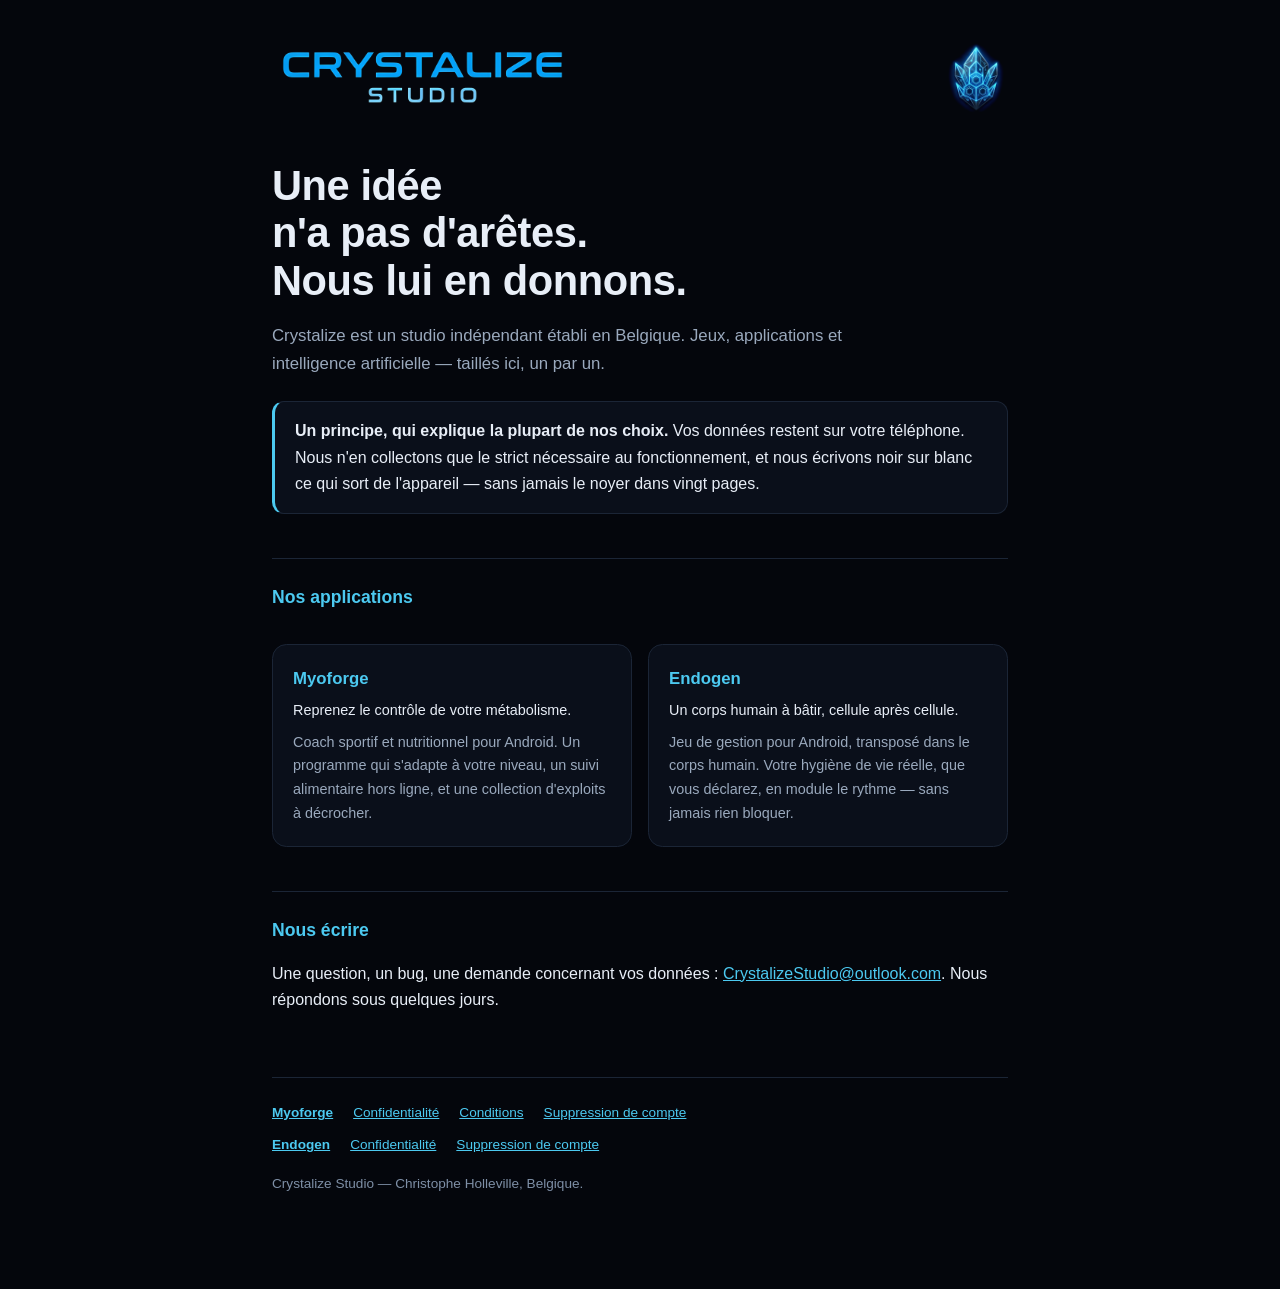
<file: index.html>
<!doctype html>
<html lang="fr">
  <head>
    <meta charset="utf-8" />
    <meta name="viewport" content="width=device-width, initial-scale=1" />
    <title>Crystalize Studio</title>
    <meta name="description" content="Studio indépendant belge. Applications mobiles soignées, sobres en données." />
    <script>
      // Les liens des courriels d'Endogen reviennent sur l'accueil (adresse du site
      // chez Supabase) : la page du compte s'en occupe, avec ce qui suit le #.
      if (/(^|[#&])(access_token|error_code|error)=/.test(location.hash)) {
        location.replace('/endogen/compte/' + location.hash);
      }
    </script>
    <link rel="stylesheet" href="/assets/site.css" />
  </head>
  <body>
    <main>
      <header class="bandeau">
        <img class="bandeau__mot" src="/assets/crystalize-mot.png"
             alt="Crystalize Studio" width="800" height="190" />
        <img class="bandeau__marque" src="/assets/crystalize.png"
             alt="" width="272" height="320" />
      </header>

      <h1>Une idée<br />n'a pas d'arêtes.<br />Nous lui en donnons.</h1>

      <p class="chapeau">
        Crystalize est un studio indépendant établi en Belgique. Jeux,
        applications et intelligence artificielle — taillés ici, un par un.
      </p>

      <div class="encadre encadre--accent">
        <p>
          <strong>Un principe, qui explique la plupart de nos choix.</strong>
          Vos données restent sur votre téléphone. Nous n'en collectons que le
          strict nécessaire au fonctionnement, et nous écrivons noir sur blanc
          ce qui sort de l'appareil — sans jamais le noyer dans vingt pages.
        </p>
      </div>

      <h2>Nos applications</h2>

      <div class="cartes">
        <a class="carte" href="/myoforge/">
          <h3>Myoforge</h3>
          <p class="carte__accroche">Reprenez le contrôle de votre métabolisme.</p>
          <p>
            Coach sportif et nutritionnel pour Android. Un programme qui
            s'adapte à votre niveau, un suivi alimentaire hors ligne, et une
            collection d'exploits à décrocher.
          </p>
        </a>
        <a class="carte" href="/endogen/">
          <h3>Endogen</h3>
          <p class="carte__accroche">Un corps humain à bâtir, cellule après cellule.</p>
          <p>
            Jeu de gestion pour Android, transposé dans le corps humain. Votre
            hygiène de vie réelle, que vous déclarez, en module le rythme —
            sans jamais rien bloquer.
          </p>
        </a>
      </div>

      <h2>Nous écrire</h2>
      <p>
        Une question, un bug, une demande concernant vos données :
        <a href="mailto:CrystalizeStudio@outlook.com">CrystalizeStudio@outlook.com</a>.
        Nous répondons sous quelques jours.
      </p>
    </main>

    <footer>
      <nav class="pied-produit">
        <a href="/myoforge/">Myoforge</a>
        <a href="/myoforge/confidentialite/">Confidentialité</a>
        <a href="/myoforge/conditions/">Conditions</a>
        <a href="/myoforge/suppression-compte/">Suppression de compte</a>
      </nav>
      <nav class="pied-produit">
        <a href="/endogen/">Endogen</a>
        <a href="/endogen/confidentialite/">Confidentialité</a>
        <a href="/endogen/suppression-compte/">Suppression de compte</a>
      </nav>
      <p>Crystalize Studio — Christophe Holleville, Belgique.</p>
    </footer>
  </body>
</html>
</file>
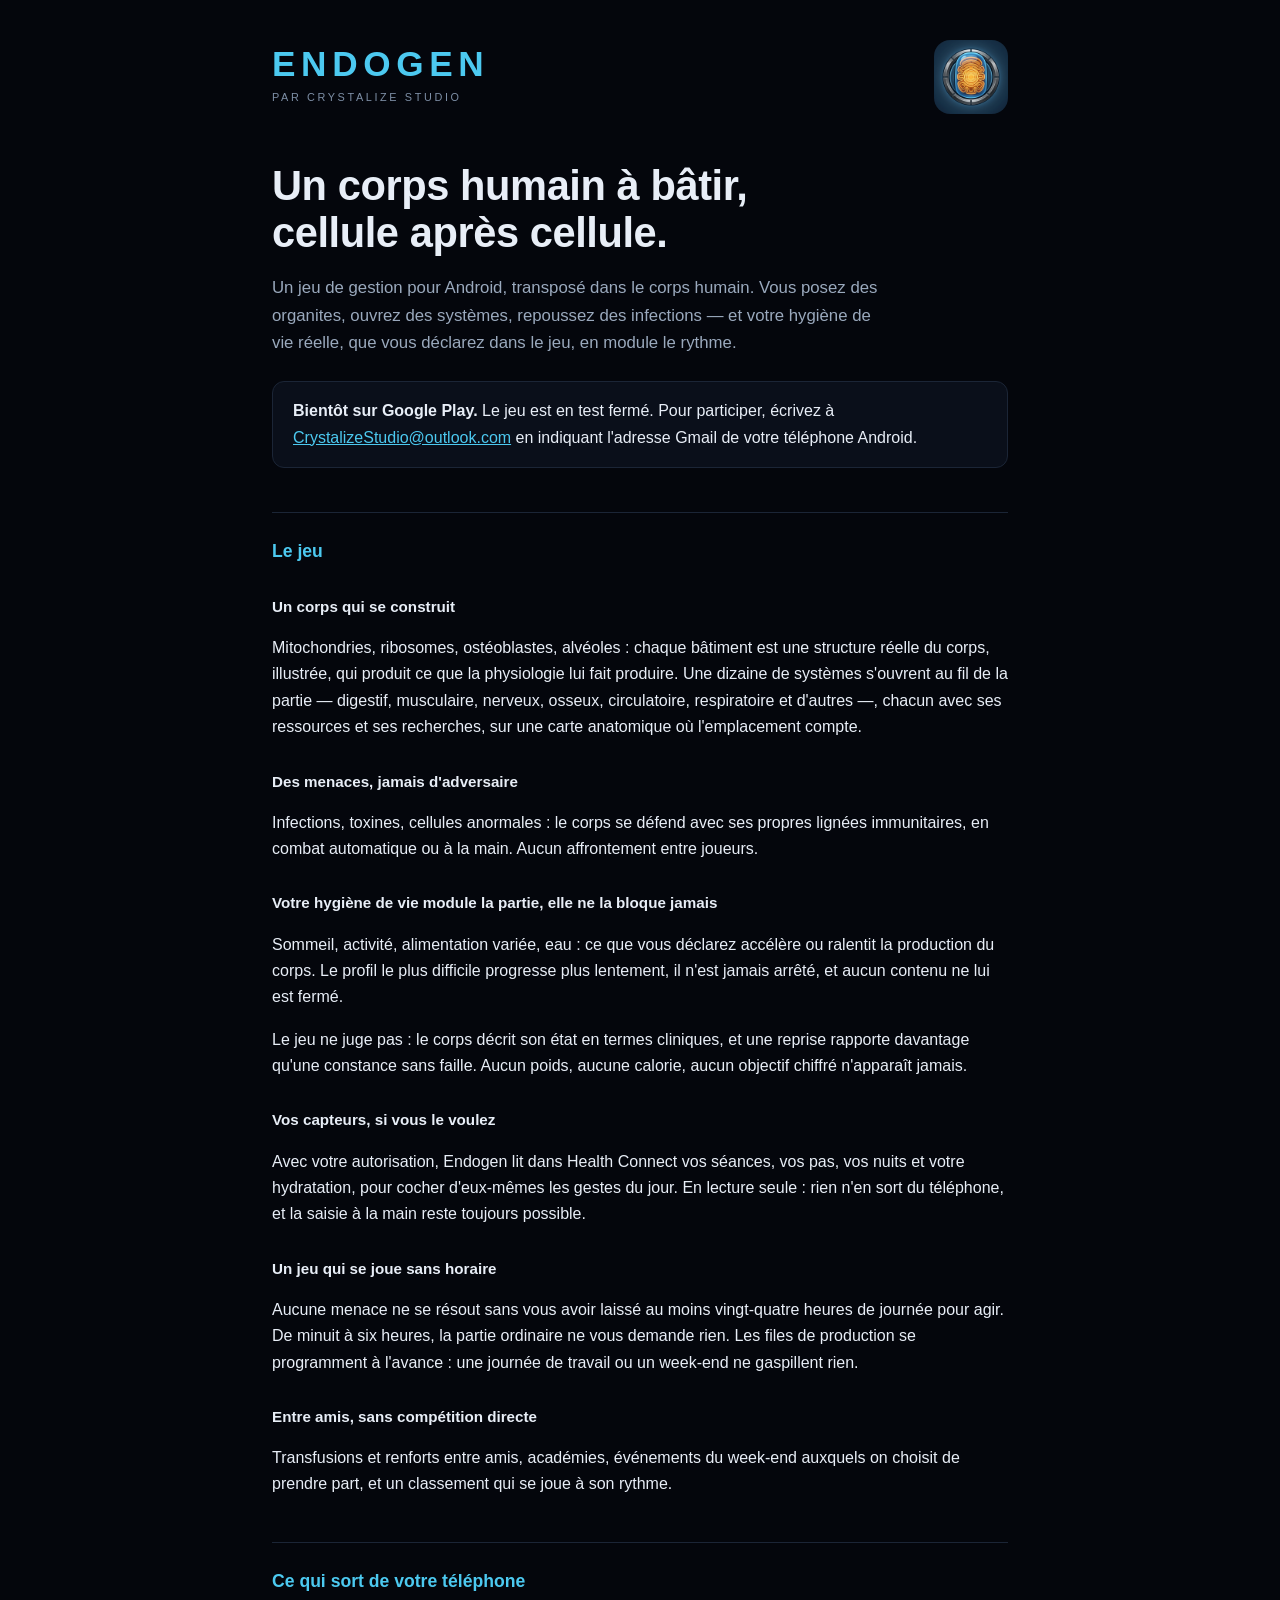
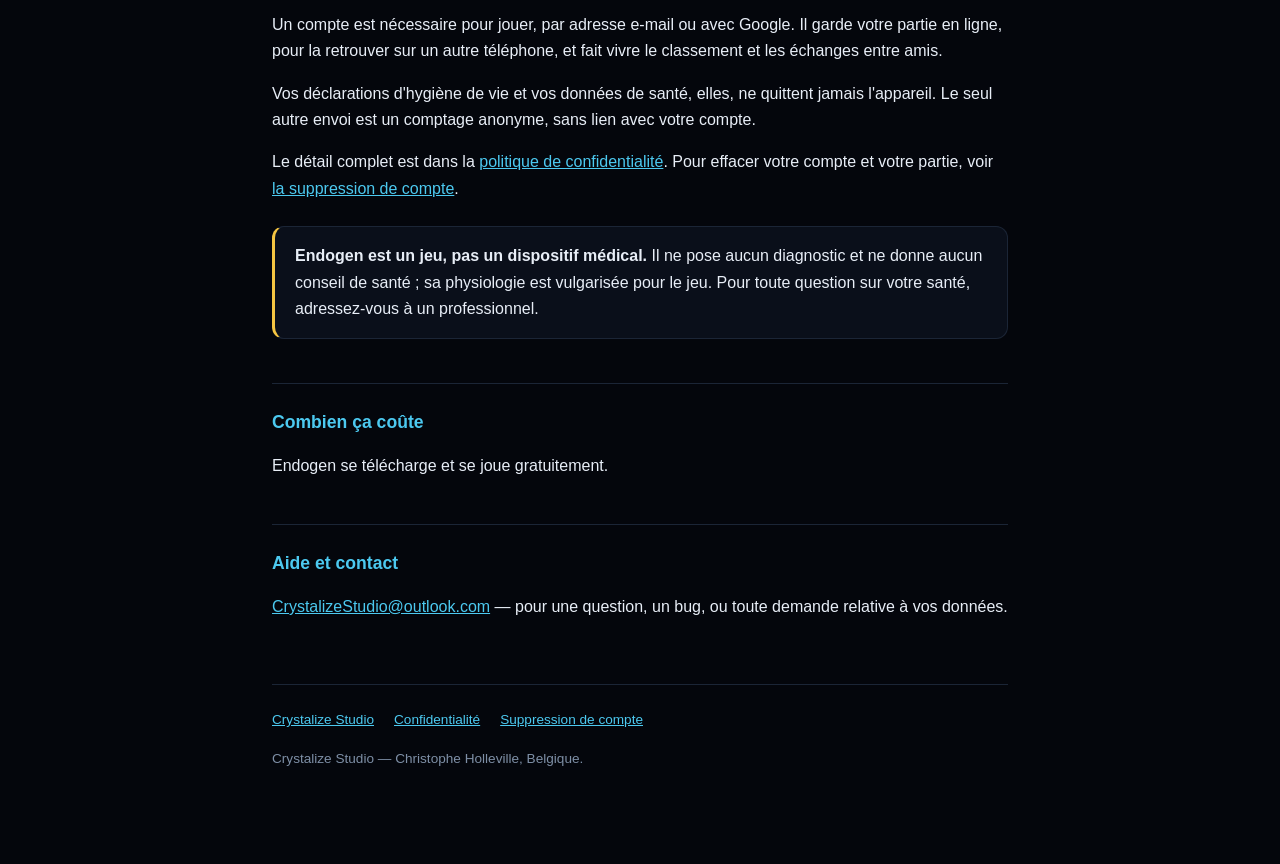
<file: endogen/index.html>
<!doctype html>
<html lang="fr">
  <head>
    <meta charset="utf-8" />
    <meta name="viewport" content="width=device-width, initial-scale=1" />
    <title>Endogen — un jeu de gestion dans le corps humain</title>
    <meta name="description" content="Un jeu de gestion pour Android, transposé dans le corps humain. Votre hygiène de vie réelle, que vous déclarez dans le jeu, en module le rythme — sans jamais rien bloquer." />
    <link rel="stylesheet" href="/assets/site.css" />
  </head>
  <body>
    <main>
      <header class="bandeau">
        <div>
          <div class="bandeau__nom">Endogen</div>
          <a class="bandeau__editeur" href="/">par Crystalize Studio</a>
        </div>
        <img class="bandeau__marque bandeau__icone" src="/endogen/icone.png"
             alt="" width="192" height="192" />
      </header>

      <h1>Un corps humain à bâtir,<br />cellule après cellule.</h1>

      <p class="chapeau">
        Un jeu de gestion pour Android, transposé dans le corps humain. Vous
        posez des organites, ouvrez des systèmes, repoussez des infections — et
        votre hygiène de vie réelle, que vous déclarez dans le jeu, en module le
        rythme.
      </p>

      <div class="encadre">
        <p>
          <strong>Bientôt sur Google Play.</strong> Le jeu est en test fermé.
          Pour participer, écrivez à
          <a href="mailto:CrystalizeStudio@outlook.com">CrystalizeStudio@outlook.com</a>
          en indiquant l'adresse Gmail de votre téléphone Android.
        </p>
      </div>

      <h2>Le jeu</h2>

      <h3>Un corps qui se construit</h3>
      <p>
        Mitochondries, ribosomes, ostéoblastes, alvéoles : chaque bâtiment est
        une structure réelle du corps, illustrée, qui produit ce que la
        physiologie lui fait produire. Une dizaine de systèmes s'ouvrent au fil
        de la partie — digestif, musculaire, nerveux, osseux, circulatoire,
        respiratoire et d'autres —, chacun avec ses ressources et ses
        recherches, sur une carte anatomique où l'emplacement compte.
      </p>

      <h3>Des menaces, jamais d'adversaire</h3>
      <p>
        Infections, toxines, cellules anormales : le corps se défend avec ses
        propres lignées immunitaires, en combat automatique ou à la main.
        Aucun affrontement entre joueurs.
      </p>

      <h3>Votre hygiène de vie module la partie, elle ne la bloque jamais</h3>
      <p>
        Sommeil, activité, alimentation variée, eau : ce que vous déclarez
        accélère ou ralentit la production du corps. Le profil le plus difficile
        progresse plus lentement, il n'est jamais arrêté, et aucun contenu ne
        lui est fermé.
      </p>
      <p>
        Le jeu ne juge pas : le corps décrit son état en termes cliniques, et
        une reprise rapporte davantage qu'une constance sans faille. Aucun
        poids, aucune calorie, aucun objectif chiffré n'apparaît jamais.
      </p>

      <h3>Vos capteurs, si vous le voulez</h3>
      <p>
        Avec votre autorisation, Endogen lit dans Health Connect vos séances,
        vos pas, vos nuits et votre hydratation, pour cocher d'eux-mêmes les
        gestes du jour. En lecture seule : rien n'en sort du téléphone, et la
        saisie à la main reste toujours possible.
      </p>

      <h3>Un jeu qui se joue sans horaire</h3>
      <p>
        Aucune menace ne se résout sans vous avoir laissé au moins vingt-quatre
        heures de journée pour agir. De minuit à six heures, la partie ordinaire
        ne vous demande rien. Les files de production se programment à
        l'avance : une journée de travail ou un week-end ne gaspillent rien.
      </p>

      <h3>Entre amis, sans compétition directe</h3>
      <p>
        Transfusions et renforts entre amis, académies, événements du week-end
        auxquels on choisit de prendre part, et un classement qui se joue à son
        rythme.
      </p>

      <h2>Ce qui sort de votre téléphone</h2>
      <p>
        Un compte est nécessaire pour jouer, par adresse e-mail ou avec Google.
        Il garde votre partie en ligne, pour la retrouver sur un autre
        téléphone, et fait vivre le classement et les échanges entre amis.
      </p>
      <p>
        Vos déclarations d'hygiène de vie et vos données de santé, elles, ne
        quittent jamais l'appareil. Le seul autre envoi est un comptage
        anonyme, sans lien avec votre compte.
      </p>
      <p>
        Le détail complet est dans la
        <a href="/endogen/confidentialite/">politique de confidentialité</a>.
        Pour effacer votre compte et votre partie, voir
        <a href="/endogen/suppression-compte/">la suppression de compte</a>.
      </p>

      <div class="encadre encadre--alerte">
        <p>
          <strong>Endogen est un jeu, pas un dispositif médical.</strong>
          Il ne pose aucun diagnostic et ne donne aucun conseil de santé ; sa
          physiologie est vulgarisée pour le jeu. Pour toute question sur votre
          santé, adressez-vous à un professionnel.
        </p>
      </div>

      <h2>Combien ça coûte</h2>
      <p>
        Endogen se télécharge et se joue gratuitement.
      </p>

      <h2>Aide et contact</h2>
      <p>
        <a href="mailto:CrystalizeStudio@outlook.com">CrystalizeStudio@outlook.com</a>
        — pour une question, un bug, ou toute demande relative à vos données.
      </p>
    </main>

    <footer>
      <nav>
        <a href="/">Crystalize Studio</a>
        <a href="/endogen/confidentialite/">Confidentialité</a>
        <a href="/endogen/suppression-compte/">Suppression de compte</a>
      </nav>
      <p>Crystalize Studio — Christophe Holleville, Belgique.</p>
    </footer>
  </body>
</html>
</file>
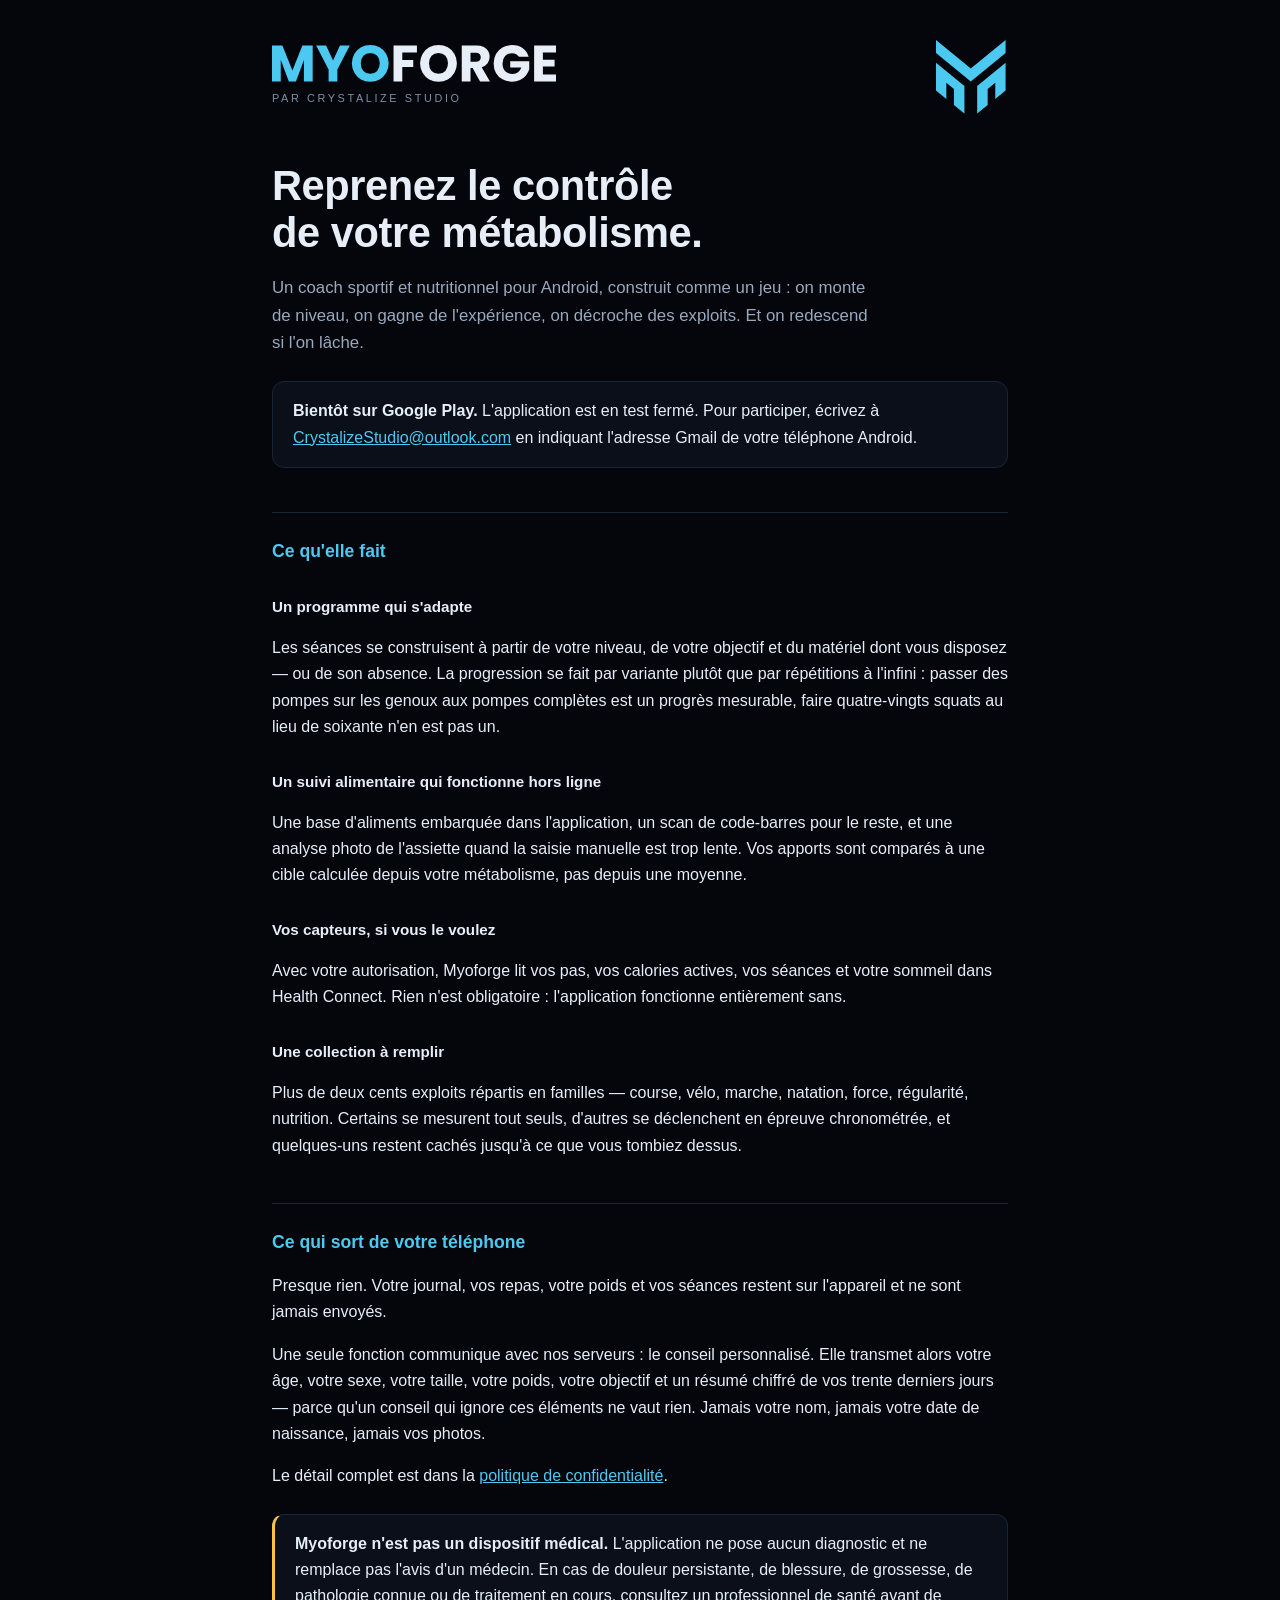
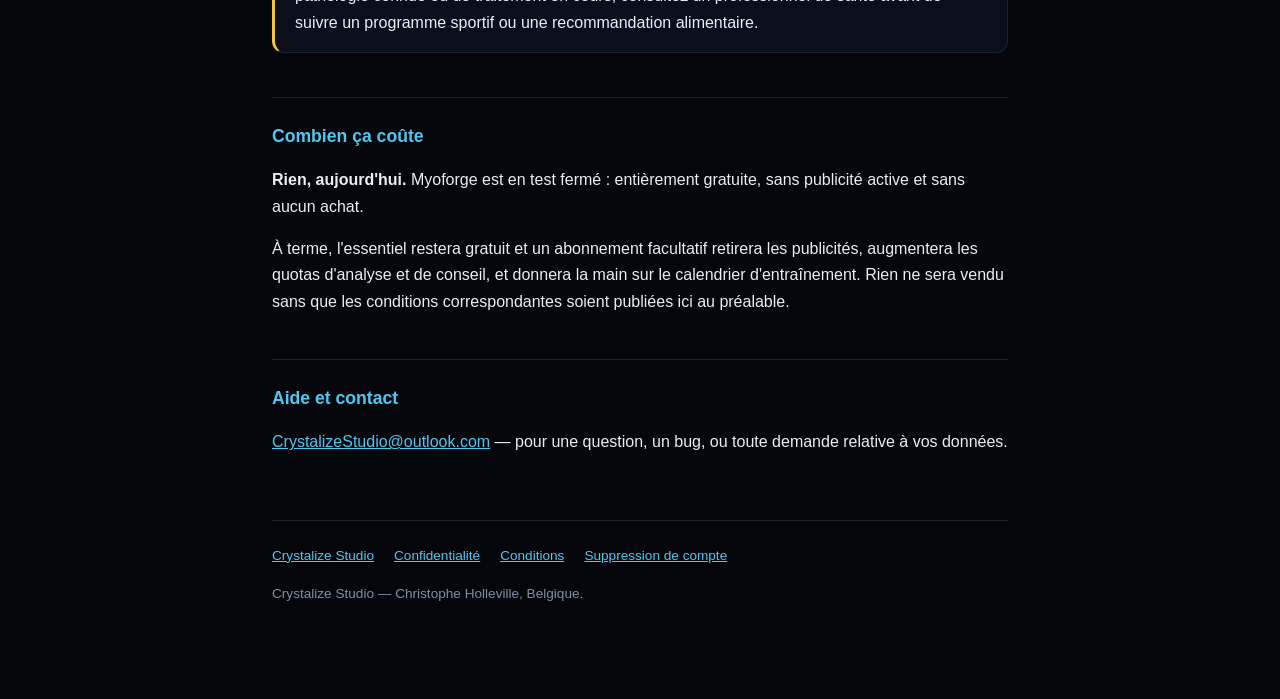
<file: myoforge/index.html>
<!doctype html>
<html lang="fr">
  <head>
    <meta charset="utf-8" />
    <meta name="viewport" content="width=device-width, initial-scale=1" />
    <title>Myoforge — coach sport et nutrition pour Android</title>
    <meta name="description" content="Reprenez le contrôle de votre métabolisme. Coach sportif et nutritionnel pour Android : un programme qui s'adapte à votre niveau, un suivi alimentaire hors ligne, et une collection d'exploits à décrocher." />
    <link rel="stylesheet" href="/assets/site.css" />
  </head>
  <body>
    <main>
      <header class="bandeau">
        <div>
          <svg class="bandeau__mot bandeau__mot--myoforge" viewBox="0 0 772.18 100" role="img" aria-label="Myoforge">
            <path d="M82.61 1.39L110.57 1.39L110.57 99.03L86.79 99.03L86.79 40.47L64.95 99.03L45.76 99.03L23.78 40.33L23.78 99.03L0 99.03L0 1.39L28.09 1.39L55.49 68.98L82.61 1.39M184.70 1.39L211.40 1.39L177.61 66.76L177.61 99.03L153.82 99.03L153.82 66.76L120.03 1.39L147.01 1.39L165.92 42.28L184.70 1.39M267.18 100Q253.41 100 241.93 93.60Q230.46 87.20 223.71 75.73Q216.97 64.26 216.97 49.93Q216.97 35.61 223.71 24.20Q230.46 12.80 241.93 6.40Q253.41 0 267.18 0Q280.95 0 292.42 6.40Q303.89 12.80 310.50 24.20Q317.11 35.61 317.11 49.93Q317.11 64.26 310.43 75.73Q303.76 87.20 292.35 93.60Q280.95 100 267.18 100M267.18 78.30Q278.86 78.30 285.88 70.51Q292.91 62.73 292.91 49.93Q292.91 37 285.88 29.28Q278.86 21.56 267.18 21.56Q255.35 21.56 248.33 29.21Q241.31 36.86 241.31 49.93Q241.31 62.87 248.33 70.58Q255.35 78.30 267.18 78.30" fill="currentColor"/>
            <path d="M330.32 1.39L393.88 1.39L393.88 20.45L354.10 20.45L354.10 41.03L383.87 41.03L383.87 59.53L354.10 59.53L354.10 99.03L330.32 99.03L330.32 1.39M452.57 100Q438.80 100 427.33 93.60Q415.86 87.20 409.11 75.73Q402.36 64.26 402.36 49.93Q402.36 35.61 409.11 24.20Q415.86 12.80 427.33 6.40Q438.80 0 452.57 0Q466.34 0 477.82 6.40Q489.29 12.80 495.90 24.20Q502.50 35.61 502.50 49.93Q502.50 64.26 495.83 75.73Q489.15 87.20 477.75 93.60Q466.34 100 452.57 100M452.57 78.30Q464.26 78.30 471.28 70.51Q478.30 62.73 478.30 49.93Q478.30 37 471.28 29.28Q464.26 21.56 452.57 21.56Q440.75 21.56 433.73 29.21Q426.70 36.86 426.70 49.93Q426.70 62.87 433.73 70.58Q440.75 78.30 452.57 78.30M592.35 99.03L565.51 99.03L545.20 62.17L539.50 62.17L539.50 99.03L515.72 99.03L515.72 1.39L555.63 1.39Q567.18 1.39 575.31 5.42Q583.45 9.46 587.48 16.48Q591.52 23.50 591.52 32.13Q591.52 41.86 586.02 49.51Q580.53 57.16 569.82 60.36L592.35 99.03M539.50 21.14L539.50 45.34L554.24 45.34Q560.78 45.34 564.05 42.14Q567.32 38.94 567.32 33.10Q567.32 27.54 564.05 24.34Q560.78 21.14 554.24 21.14L539.50 21.14M697.50 32.27L671.21 32.27Q668.57 27.40 663.63 24.83Q658.69 22.25 652.02 22.25Q640.47 22.25 633.52 29.83Q626.56 37.41 626.56 50.07Q626.56 63.56 633.87 71.14Q641.17 78.72 653.96 78.72Q662.73 78.72 668.78 74.27Q674.83 69.82 677.61 61.47L647.43 61.47L647.43 43.95L699.17 43.95L699.17 66.06Q696.52 74.97 690.19 82.61Q683.87 90.26 674.13 94.99Q664.39 99.72 652.16 99.72Q637.69 99.72 626.36 93.39Q615.02 87.07 608.69 75.80Q602.36 64.53 602.36 50.07Q602.36 35.61 608.69 24.27Q615.02 12.93 626.29 6.61Q637.55 0.28 652.02 0.28Q669.54 0.28 681.57 8.76Q693.60 17.25 697.50 32.27M772.18 20.45L736.16 20.45L736.16 40.19L768.01 40.19L768.01 58.55L736.16 58.55L736.16 79.97L772.18 79.97L772.18 99.03L712.38 99.03L712.38 1.39L772.18 1.39" fill="var(--texte)"/>
          </svg>
          <a class="bandeau__editeur" href="/">par Crystalize Studio</a>
        </div>
        <svg class="bandeau__marque embleme-myoforge" viewBox="0 0 100 100" aria-hidden="true">
          <path d="M2.73 0 L50 38.74 L97.27 0 L97.27 17.7 L50 56.44 L2.73 17.7 Z" fill="currentColor"/>
          <path d="M2.73 31 L41.33 62.64 L41.33 100 L27.08 88.32 L27.08 66.63 L16.75 58.16 L16.75 80.13 L2.73 68.65 Z" fill="currentColor"/>
          <path d="M97.27 31 L58.67 62.64 L58.67 100 L72.92 88.32 L72.92 66.63 L83.25 58.16 L83.25 80.13 L97.27 68.65 Z" fill="currentColor"/>
        </svg>
      </header>

      <h1>Reprenez le contrôle<br />de votre métabolisme.</h1>

      <p class="chapeau">
        Un coach sportif et nutritionnel pour Android, construit comme un jeu :
        on monte de niveau, on gagne de l'expérience, on décroche des exploits.
        Et on redescend si l'on lâche.
      </p>

      <div class="encadre">
        <p>
          <strong>Bientôt sur Google Play.</strong> L'application est en test
          fermé. Pour participer, écrivez à
          <a href="mailto:CrystalizeStudio@outlook.com">CrystalizeStudio@outlook.com</a>
          en indiquant l'adresse Gmail de votre téléphone Android.
        </p>
      </div>

      <h2>Ce qu'elle fait</h2>

      <h3>Un programme qui s'adapte</h3>
      <p>
        Les séances se construisent à partir de votre niveau, de votre objectif
        et du matériel dont vous disposez — ou de son absence. La progression se
        fait par variante plutôt que par répétitions à l'infini : passer des
        pompes sur les genoux aux pompes complètes est un progrès mesurable,
        faire quatre-vingts squats au lieu de soixante n'en est pas un.
      </p>

      <h3>Un suivi alimentaire qui fonctionne hors ligne</h3>
      <p>
        Une base d'aliments embarquée dans l'application, un scan de code-barres
        pour le reste, et une analyse photo de l'assiette quand la saisie
        manuelle est trop lente. Vos apports sont comparés à une cible calculée
        depuis votre métabolisme, pas depuis une moyenne.
      </p>

      <h3>Vos capteurs, si vous le voulez</h3>
      <p>
        Avec votre autorisation, Myoforge lit vos pas, vos calories actives,
        vos séances et votre sommeil dans Health Connect. Rien n'est obligatoire :
        l'application fonctionne entièrement sans.
      </p>

      <h3>Une collection à remplir</h3>
      <p>
        Plus de deux cents exploits répartis en familles — course, vélo, marche,
        natation, force, régularité, nutrition. Certains se mesurent tout seuls,
        d'autres se déclenchent en épreuve chronométrée, et quelques-uns restent
        cachés jusqu'à ce que vous tombiez dessus.
      </p>

      <h2>Ce qui sort de votre téléphone</h2>
      <p>
        Presque rien. Votre journal, vos repas, votre poids et vos séances
        restent sur l'appareil et ne sont jamais envoyés.
      </p>
      <p>
        Une seule fonction communique avec nos serveurs : le conseil
        personnalisé. Elle transmet alors votre âge, votre sexe, votre taille,
        votre poids, votre objectif et un résumé chiffré de vos trente derniers
        jours — parce qu'un conseil qui ignore ces éléments ne vaut rien. Jamais
        votre nom, jamais votre date de naissance, jamais vos photos.
      </p>
      <p>
        Le détail complet est dans la
        <a href="/myoforge/confidentialite/">politique de confidentialité</a>.
      </p>

      <div class="encadre encadre--alerte">
        <p>
          <strong>Myoforge n'est pas un dispositif médical.</strong>
          L'application ne pose aucun diagnostic et ne remplace pas l'avis d'un
          médecin. En cas de douleur persistante, de blessure, de grossesse, de
          pathologie connue ou de traitement en cours, consultez un
          professionnel de santé avant de suivre un programme sportif ou une
          recommandation alimentaire.
        </p>
      </div>

      <h2>Combien ça coûte</h2>
      <p>
        <strong>Rien, aujourd'hui.</strong> Myoforge est en test fermé :
        entièrement gratuite, sans publicité active et sans aucun achat.
      </p>
      <p>
        À terme, l'essentiel restera gratuit et un abonnement facultatif
        retirera les publicités, augmentera les quotas d'analyse et de conseil,
        et donnera la main sur le calendrier d'entraînement. Rien ne sera vendu
        sans que les conditions correspondantes soient publiées ici au
        préalable.
      </p>

      <h2>Aide et contact</h2>
      <p>
        <a href="mailto:CrystalizeStudio@outlook.com">CrystalizeStudio@outlook.com</a>
        — pour une question, un bug, ou toute demande relative à vos données.
      </p>
    </main>

    <footer>
      <nav>
        <a href="/">Crystalize Studio</a>
        <a href="/myoforge/confidentialite/">Confidentialité</a>
        <a href="/myoforge/conditions/">Conditions</a>
        <a href="/myoforge/suppression-compte/">Suppression de compte</a>
      </nav>
      <p>Crystalize Studio — Christophe Holleville, Belgique.</p>
    </footer>
  </body>
</html>
</file>
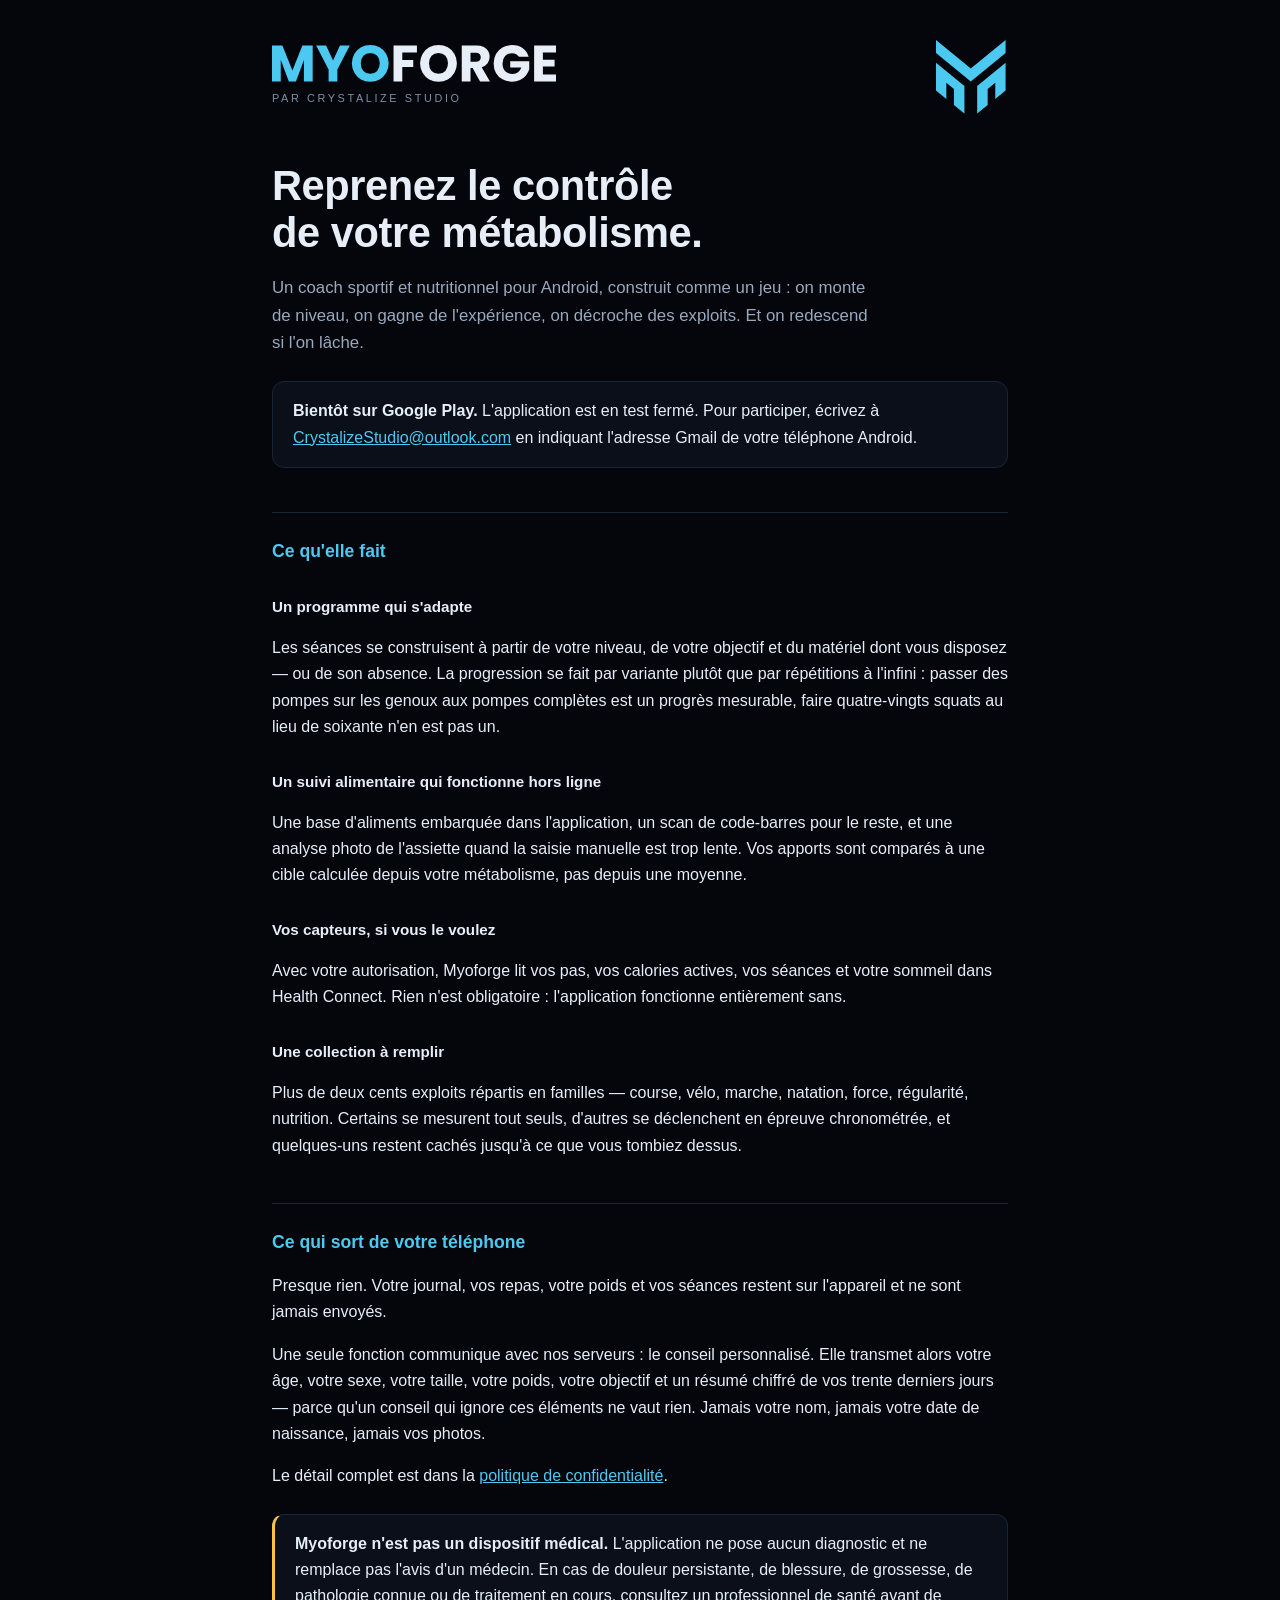
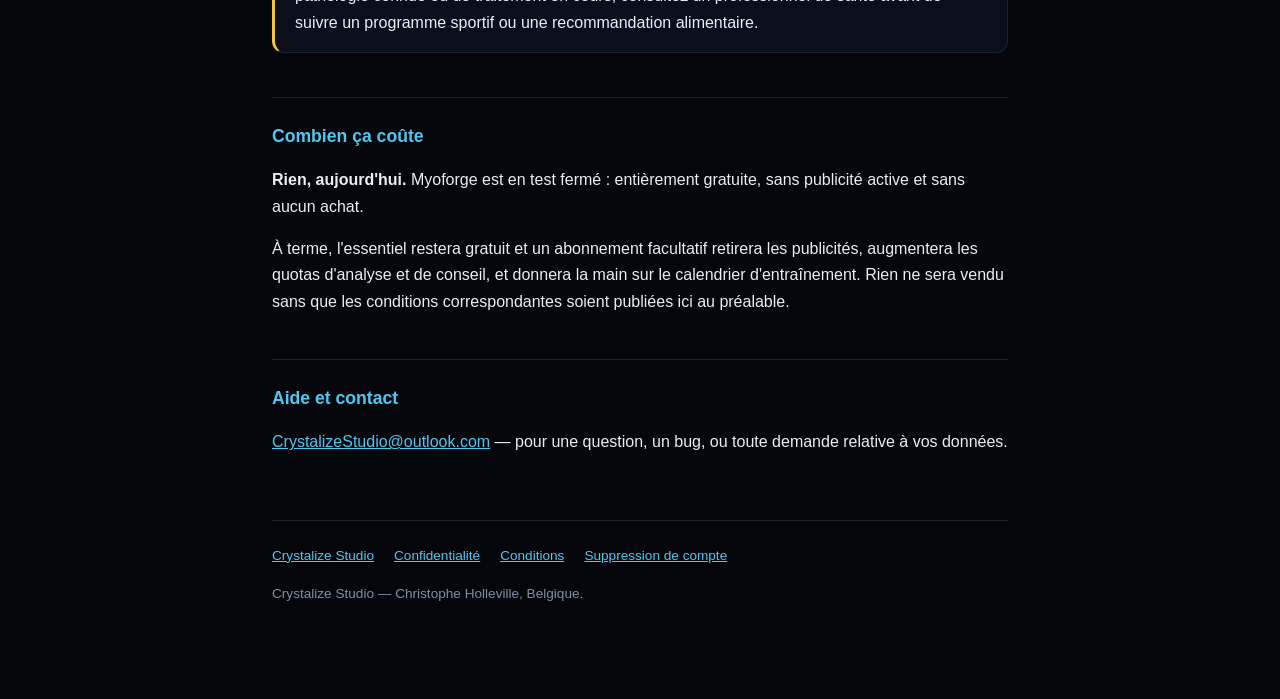
<file: synaptika/index.html>
<!doctype html>
<html lang="fr">
  <head>
    <meta charset="utf-8" />
    <!--
      L'application s'appelait Synaptika. Ces adresses ont ete publiees —
      dans une version installee, dans un lien envoye — et une adresse
      publiee ne doit jamais tomber dans le vide. Elles restent donc, et ne
      font plus qu'une chose : conduire au bon endroit.
    -->
    <meta http-equiv="refresh" content="0; url=/myoforge/" />
    <link rel="canonical" href="https://crystalizestudio.com/myoforge/" />
    <meta name="robots" content="noindex" />
    <title>Myoforge</title>
  </head>
  <body>
    <p>Synaptika s'appelle desormais <a href="/myoforge/">Myoforge</a>.</p>
  </body>
</html>
</file>
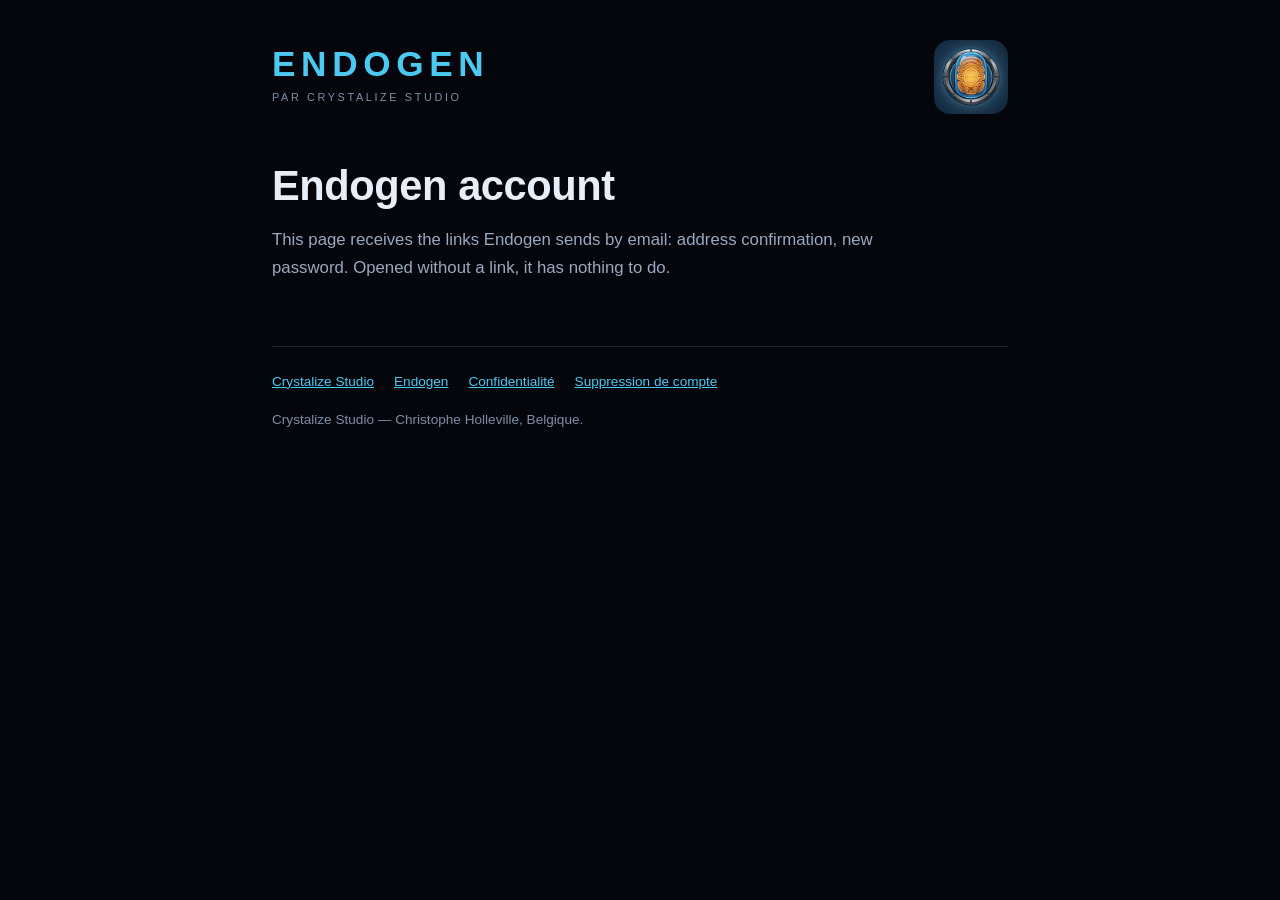
<file: endogen/compte/index.html>
<!doctype html>
<html lang="fr">
  <head>
    <meta charset="utf-8" />
    <meta name="viewport" content="width=device-width, initial-scale=1" />
    <meta name="robots" content="noindex" />
    <meta name="referrer" content="no-referrer" />
    <title>Endogen — Compte</title>
    <meta name="description" content="Confirmation d'adresse et nouveau mot de passe pour un compte Endogen." />
    <link rel="stylesheet" href="/assets/site.css" />
    <style>
      [data-etat] { display: none; }
      [data-etat].actif { display: block; }
      .champ { display: block; margin: 1rem 0 0.4rem; color: var(--doux); font-size: 0.9rem; }
      .champ input {
        display: block; width: 100%; margin-top: 0.35rem; padding: 0.7rem 0.8rem;
        background: var(--panneau); color: var(--texte); border: 1px solid var(--bordure-vive);
        border-radius: 0.5rem; font-size: 1rem;
      }
      .regle { color: var(--faible); font-size: 0.85rem; margin: 0.3rem 0 1rem; }
      .bouton {
        display: inline-block; margin-top: 0.5rem; padding: 0.7rem 1.4rem; border: 0;
        border-radius: 0.6rem; background: var(--accent); color: #04060c; font-weight: 600;
        font-size: 1rem; cursor: pointer;
      }
      .bouton[disabled] { opacity: 0.5; cursor: default; }
      .erreur { color: var(--alerte); min-height: 1.4em; }
      .coche { color: var(--succes); }
    </style>
  </head>
  <body>
    <main>
      <header class="bandeau">
        <div>
          <div class="bandeau__nom">Endogen</div>
          <a class="bandeau__editeur" href="/endogen/">par Crystalize Studio</a>
        </div>
        <img class="bandeau__marque bandeau__icone" src="/endogen/icone.png" alt="" width="192" height="192" />
      </header>

      <section data-etat="confirme">
        <h1><span class="coche">✓</span> <span data-t="confirme.titre"></span></h1>
        <p class="chapeau" data-t="confirme.texte"></p>
      </section>

      <section data-etat="mdp">
        <h1 data-t="mdp.titre"></h1>
        <form id="formulaire" autocomplete="on">
          <label class="champ"><span data-t="mdp.champ"></span>
            <input id="mdp1" type="password" autocomplete="new-password" minlength="8" required />
          </label>
          <label class="champ"><span data-t="mdp.confirmer"></span>
            <input id="mdp2" type="password" autocomplete="new-password" minlength="8" required />
          </label>
          <p class="regle" data-t="mdp.regle"></p>
          <p class="erreur" id="erreur" role="alert"></p>
          <button class="bouton" id="enregistrer" type="submit" data-t="mdp.enregistrer"></button>
        </form>
      </section>

      <section data-etat="mdp-fait">
        <h1><span class="coche">✓</span> <span data-t="fait.titre"></span></h1>
        <p class="chapeau" data-t="fait.texte"></p>
      </section>

      <section data-etat="expire">
        <h1 data-t="expire.titre"></h1>
        <p class="chapeau" data-t="expire.texte"></p>
      </section>

      <section data-etat="vide">
        <h1 data-t="vide.titre"></h1>
        <p class="chapeau" data-t="vide.texte"></p>
      </section>
    </main>

    <footer>
      <nav>
        <a href="/">Crystalize Studio</a>
        <a href="/endogen/">Endogen</a>
        <a href="/endogen/confidentialite/">Confidentialité</a>
        <a href="/endogen/suppression-compte/">Suppression de compte</a>
      </nav>
      <p>Crystalize Studio — Christophe Holleville, Belgique.</p>
    </footer>

    <script>
      // LES LIENS DES COURRIELS D'ENDOGEN ARRIVENT ICI (15/11/2026).
      //
      // Supabase vérifie le lien, puis renvoie vers le site avec, après le #,
      // une session courte et le type du lien. Ce qui suit le # ne part jamais
      // vers le serveur du site : la session reste dans ce navigateur, sert au
      // seul changement de mot de passe, et se ferme aussitôt après.
      // La clé ci-dessous est la clé PUBLIQUE de l'application, la même que
      // celle de l'APK : elle n'ouvre rien sans la session d'un joueur.
      const SUPABASE = 'https://yttvbihaufmcoigcppqi.supabase.co';
      const CLE = 'sb_publishable_9_LkQXvNiPt931mFVCOjRg_8QCy8eOc';

      const TEXTES = {
        fr: {
          'confirme.titre': 'Adresse confirmée',
          'confirme.texte': "Le compte est prêt. De retour dans Endogen, l'appli s'en aperçoit d'elle-même ; sinon, « C'est fait ».",
          'mdp.titre': 'Nouveau mot de passe',
          'mdp.champ': 'Nouveau mot de passe',
          'mdp.confirmer': 'Le même, une seconde fois',
          'mdp.regle': 'Huit caractères au moins.',
          'mdp.enregistrer': 'Enregistrer',
          'mdp.differents': 'Les deux mots de passe diffèrent.',
          'mdp.court': 'Huit caractères au moins.',
          'mdp.faible': 'Mot de passe refusé : trop court ou trop courant.',
          'mdp.meme': "C'est déjà le mot de passe du compte.",
          'mdp.session': 'Ce lien a expiré : il en faut un nouveau, depuis Endogen.',
          'mdp.reseau': 'Le serveur ne répond pas. Nouvel essai dans un instant.',
          'fait.titre': 'Mot de passe changé',
          'fait.texte': 'Il ne reste qu’à se connecter dans Endogen avec le nouveau.',
          'expire.titre': 'Lien expiré',
          'expire.texte': 'Ce lien a expiré ou a déjà servi. Dans Endogen, « Renvoyer le courriel » en fait partir un nouveau.',
          'vide.titre': 'Compte Endogen',
          'vide.texte': 'Cette page reçoit les liens que Endogen envoie par courriel : confirmation d’adresse, nouveau mot de passe. Ouverte sans lien, elle n’a rien à faire.',
        },
        en: {
          'confirme.titre': 'Address confirmed',
          'confirme.texte': 'The account is ready. Back in Endogen, the app notices on its own; otherwise, tap “Done”.',
          'mdp.titre': 'New password',
          'mdp.champ': 'New password',
          'mdp.confirmer': 'The same, once more',
          'mdp.regle': 'At least eight characters.',
          'mdp.enregistrer': 'Save',
          'mdp.differents': 'The two passwords differ.',
          'mdp.court': 'At least eight characters.',
          'mdp.faible': 'Password refused: too short or too common.',
          'mdp.meme': 'This is already the account’s password.',
          'mdp.session': 'This link has expired: request a new one from Endogen.',
          'mdp.reseau': 'The server does not respond. Try again in a moment.',
          'fait.titre': 'Password changed',
          'fait.texte': 'All that is left is to sign in to Endogen with the new one.',
          'expire.titre': 'Link expired',
          'expire.texte': 'This link has expired or was already used. In Endogen, “Send the email again” sends a new one.',
          'vide.titre': 'Endogen account',
          'vide.texte': 'This page receives the links Endogen sends by email: address confirmation, new password. Opened without a link, it has nothing to do.',
        },
      };
      const langue = (navigator.language || 'fr').toLowerCase().startsWith('fr') ? 'fr' : 'en';
      const t = (cle) => TEXTES[langue][cle];
      document.documentElement.lang = langue;
      document.querySelectorAll('[data-t]').forEach((el) => { el.textContent = t(el.dataset.t); });

      const montrer = (etat) => {
        document.querySelectorAll('[data-etat]').forEach((el) => el.classList.toggle('actif', el.dataset.etat === etat));
      };

      // Ce que porte le lien, puis plus rien dans l'adresse ni l'historique.
      const p = new URLSearchParams(location.hash.slice(1));
      history.replaceState(null, '', location.pathname);
      const jeton = p.get('access_token');
      const type = p.get('type');

      const fermer = () =>
        fetch(SUPABASE + '/auth/v1/logout?scope=local', {
          method: 'POST',
          headers: { apikey: CLE, Authorization: 'Bearer ' + jeton },
        }).catch(() => {});

      if (p.get('error') || p.get('error_code')) {
        montrer('expire');
      } else if (jeton && type === 'recovery') {
        montrer('mdp');
      } else if (jeton) {
        // Inscription, changement d'adresse : rien à faire ici que le dire.
        montrer('confirme');
        fermer();
      } else {
        montrer('vide');
      }

      const erreur = document.getElementById('erreur');
      const bouton = document.getElementById('enregistrer');
      document.getElementById('formulaire').addEventListener('submit', async (e) => {
        e.preventDefault();
        const mdp1 = document.getElementById('mdp1').value;
        const mdp2 = document.getElementById('mdp2').value;
        if (mdp1.length < 8) { erreur.textContent = t('mdp.court'); return; }
        if (mdp1 !== mdp2) { erreur.textContent = t('mdp.differents'); return; }
        erreur.textContent = '';
        bouton.disabled = true;
        try {
          const reponse = await fetch(SUPABASE + '/auth/v1/user', {
            method: 'PUT',
            headers: { apikey: CLE, Authorization: 'Bearer ' + jeton, 'Content-Type': 'application/json' },
            body: JSON.stringify({ password: mdp1 }),
          });
          if (reponse.ok) {
            await fermer();
            montrer('mdp-fait');
            return;
          }
          const corps = await reponse.json().catch(() => ({}));
          const code = String(corps.error_code || corps.code || corps.msg || '');
          if (/weak_password/i.test(code)) erreur.textContent = t('mdp.faible');
          else if (/same_password/i.test(code)) erreur.textContent = t('mdp.meme');
          else if (reponse.status === 401 || reponse.status === 403 || /jwt|session/i.test(code)) erreur.textContent = t('mdp.session');
          else erreur.textContent = t('mdp.faible');
        } catch (_) {
          erreur.textContent = t('mdp.reseau');
        } finally {
          bouton.disabled = false;
        }
      });
    </script>
  </body>
</html>
</file>
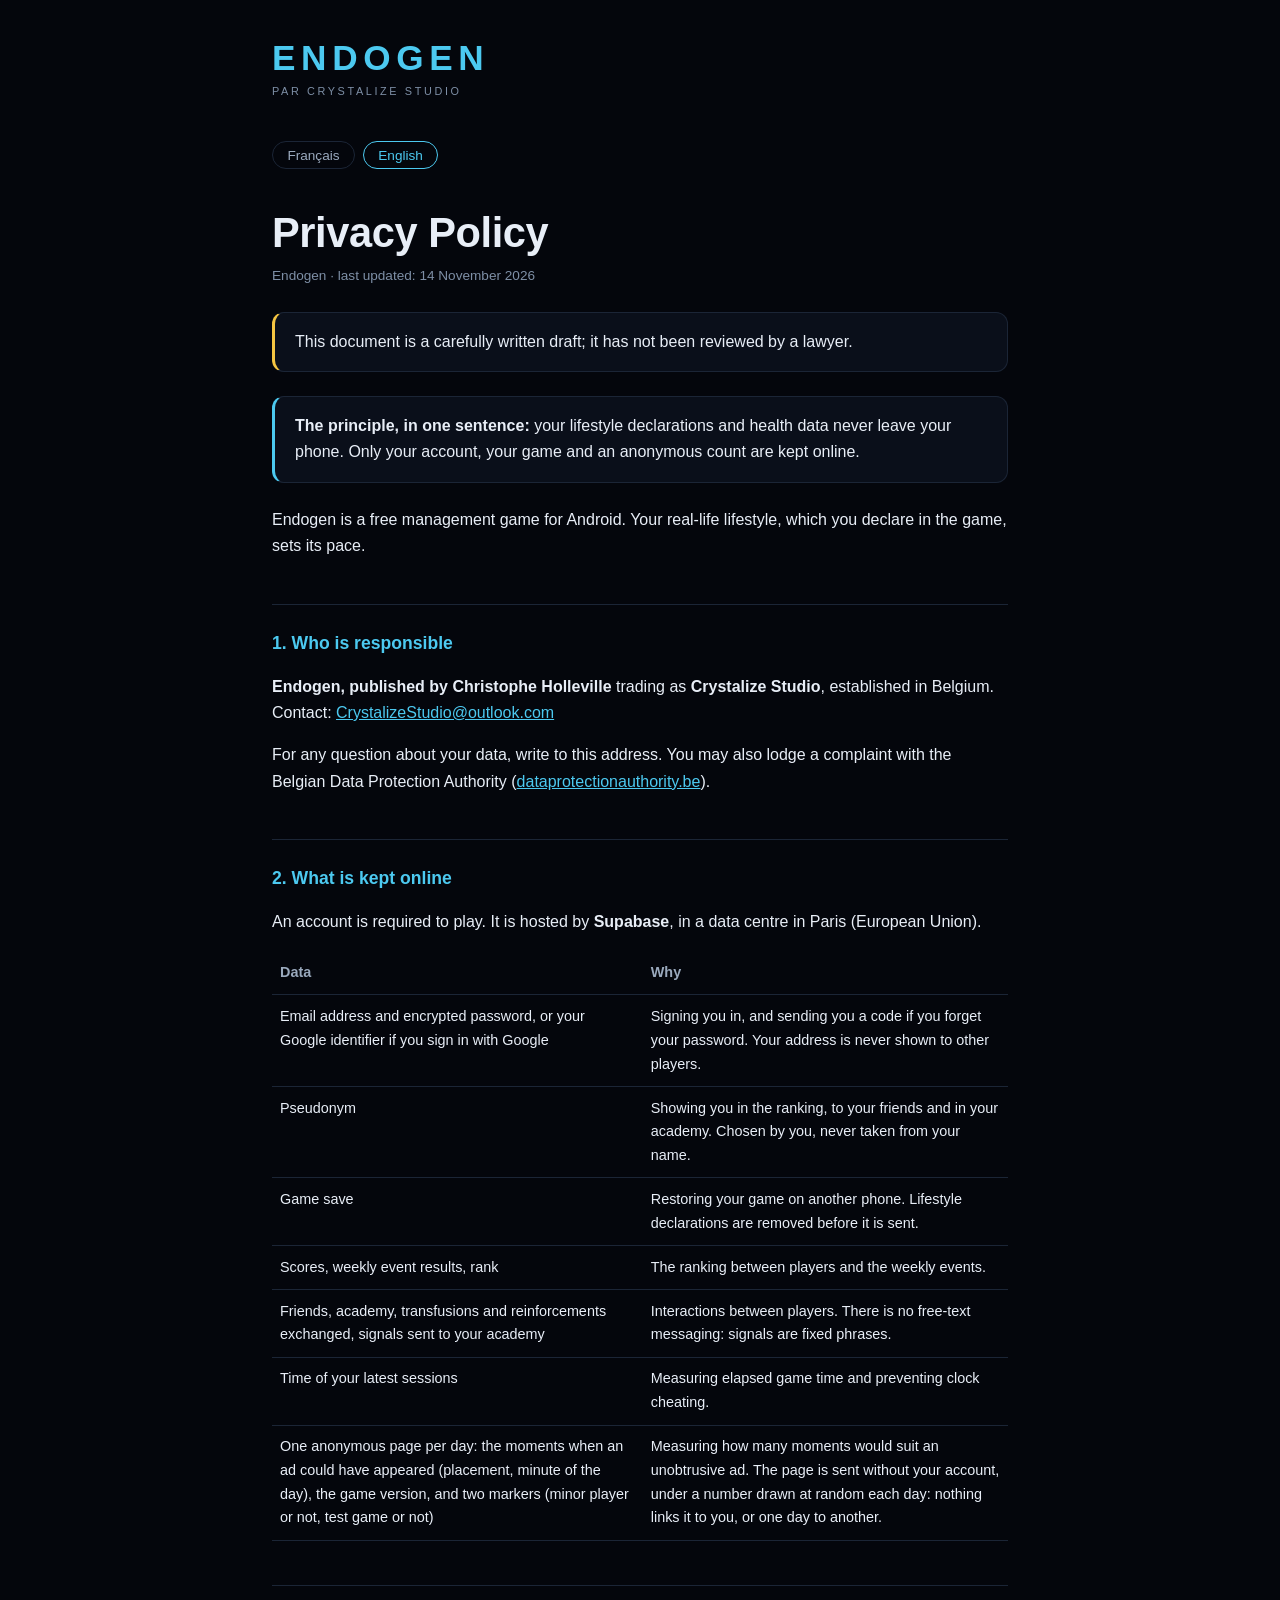
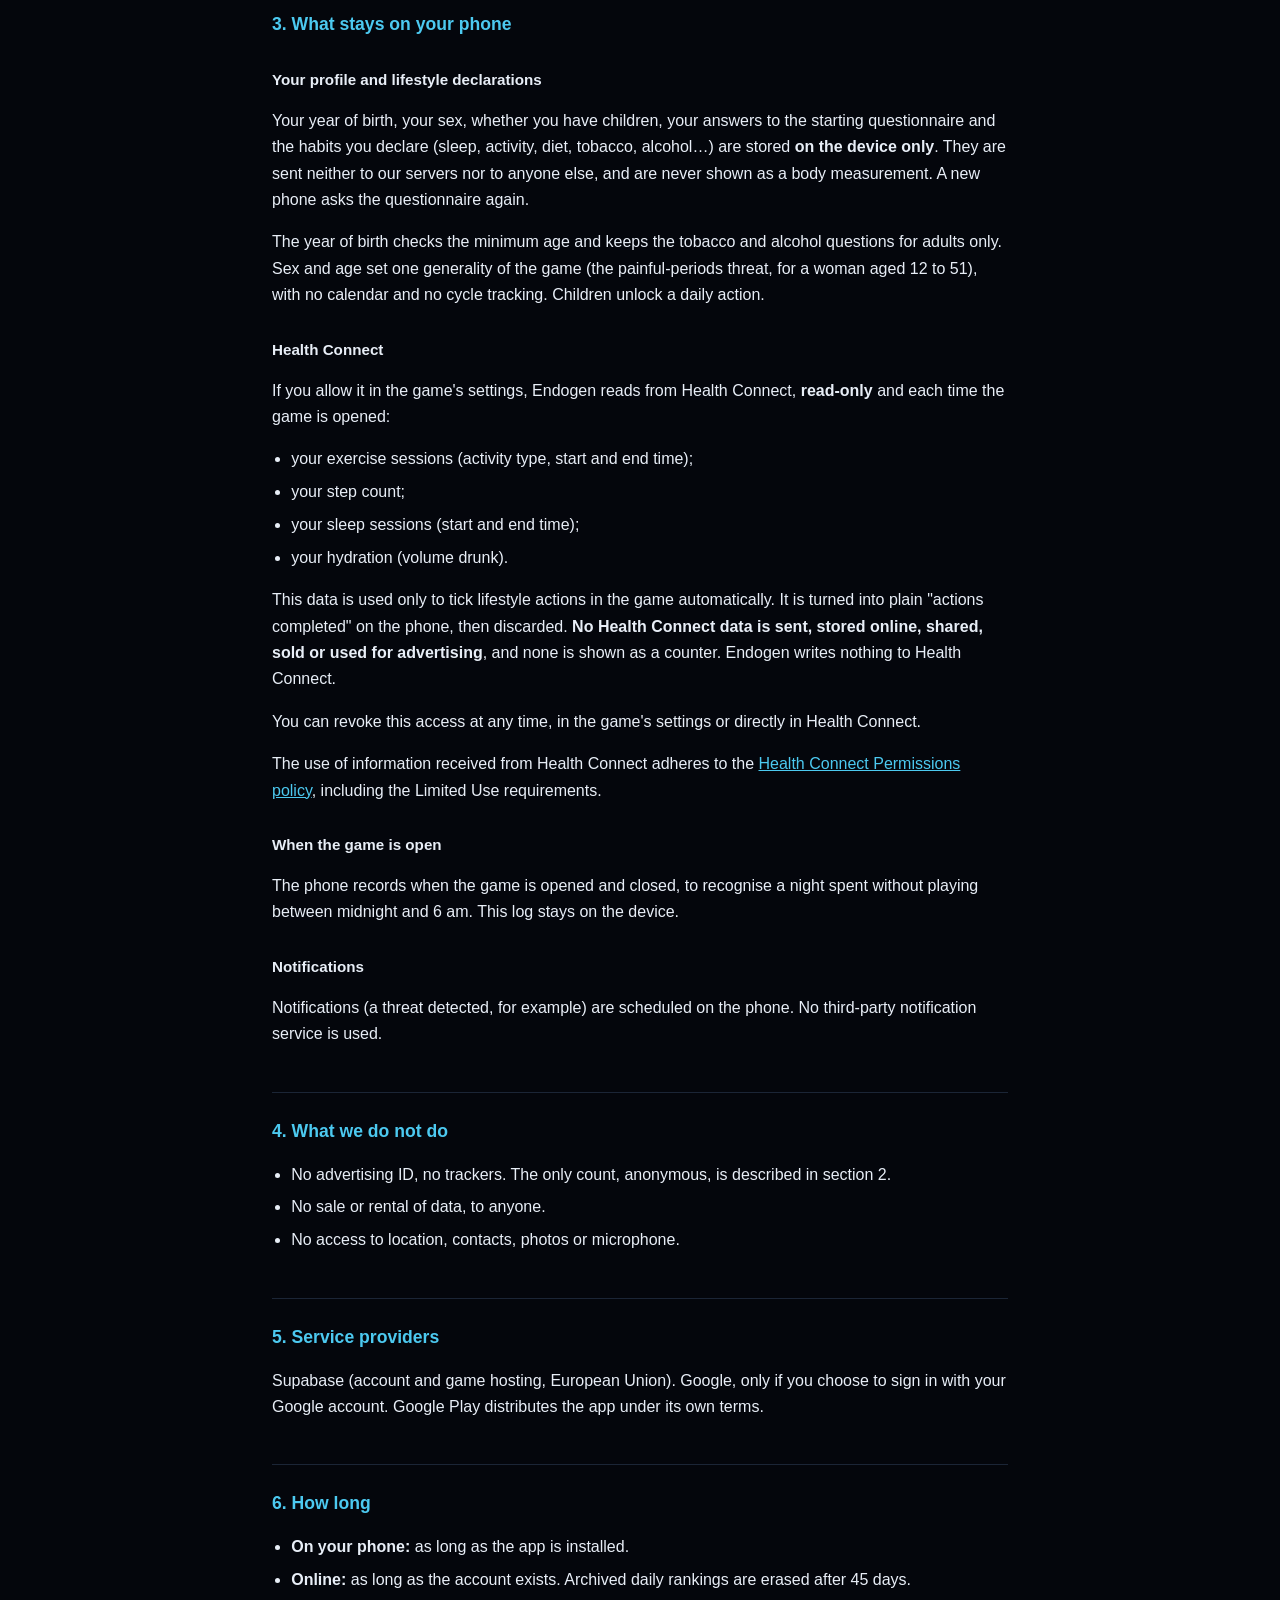
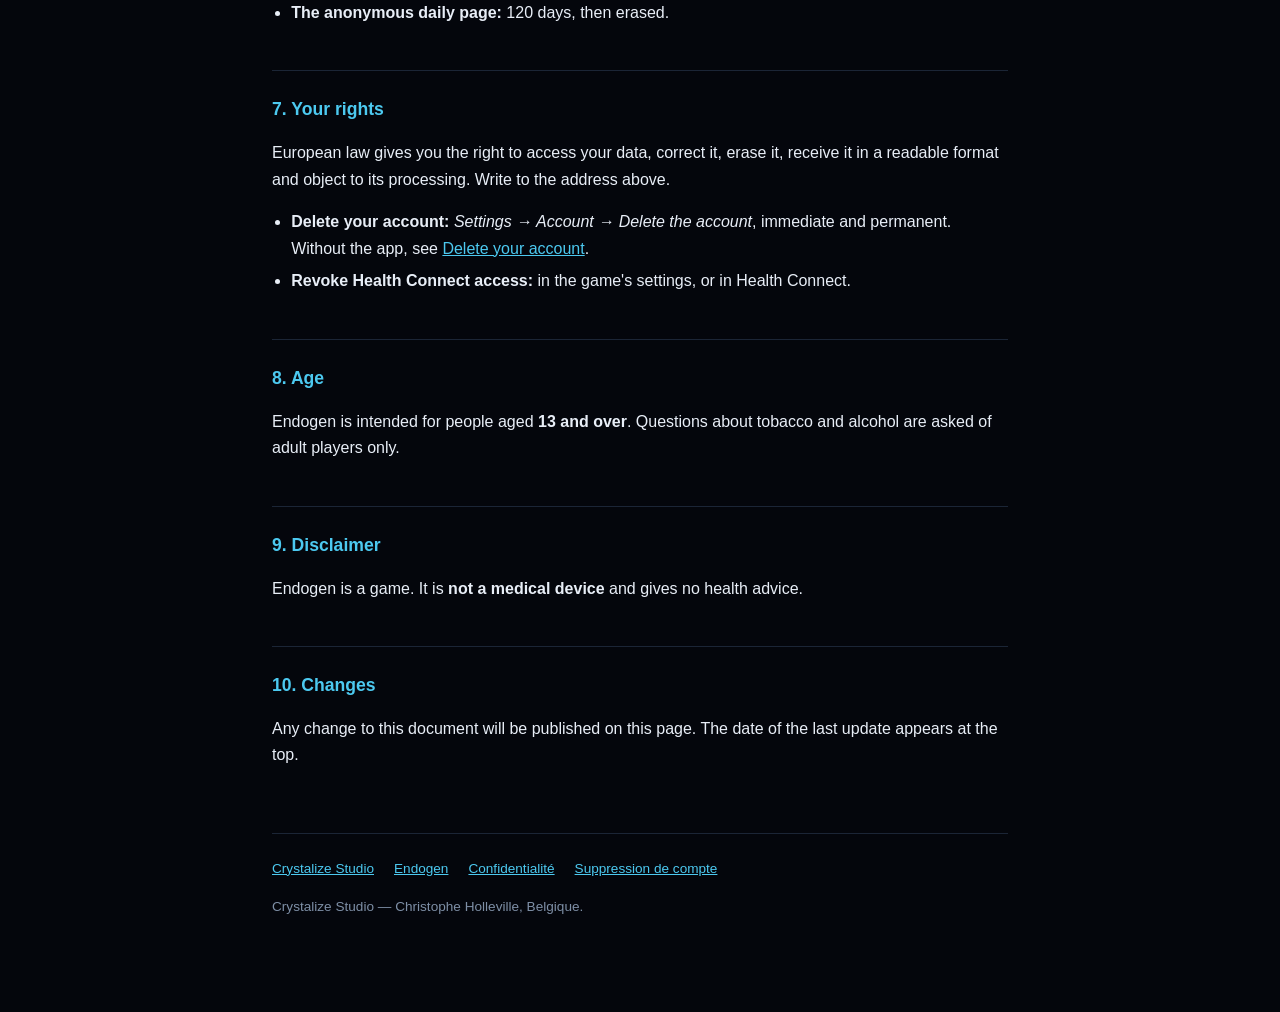
<file: endogen/confidentialite/index.html>
<!doctype html>
<html lang="fr">
  <head>
    <meta charset="utf-8" />
    <meta name="viewport" content="width=device-width, initial-scale=1" />
    <title>Endogen — Politique de confidentialité</title>
    <meta name="description" content="Ce qu'Endogen conserve en ligne, ce qui reste sur votre téléphone, et comment tout effacer." />
    <link rel="stylesheet" href="/assets/site.css" />
  </head>
  <body>
    <main>
      <header class="bandeau">
        <div>
          <div class="bandeau__nom">Endogen</div>
          <a class="bandeau__editeur" href="/">par Crystalize Studio</a>
        </div>
      </header>

      <div class="langues">
        <button type="button" data-va="fr" aria-pressed="true">Français</button>
        <button type="button" data-va="en" aria-pressed="false">English</button>
      </div>

      <!-- ══════════════════ FRANÇAIS ══════════════════ -->
      <div data-langue="fr" class="actif">
        <h1>Politique de confidentialité</h1>
        <p class="maj">Endogen · dernière mise à jour : 14 novembre 2026</p>

        <div class="encadre encadre--alerte">
          <p>
            Ce document est une base rédigée avec soin ; il gagne à être relu
            par un juriste avant la mise en production.
          </p>
        </div>

        <div class="encadre encadre--accent">
          <p>
            <strong>Le principe, en une phrase :</strong> vos déclarations
            d'hygiène de vie et vos données de santé ne quittent jamais votre
            téléphone. En ligne ne sont conservés que votre compte, votre partie et
            un comptage anonyme.
          </p>
        </div>

        <p>
          Endogen est un jeu de gestion gratuit pour Android. Votre hygiène de vie
          réelle, que vous déclarez dans le jeu, en module le rythme.
        </p>

        <h2>1. Qui est responsable</h2>
        <p>
          <strong>Endogen, éditée par Christophe Holleville</strong> sous le nom
          commercial <strong>Crystalize Studio</strong>, établi en Belgique.<br />
          Contact : <a href="mailto:CrystalizeStudio@outlook.com">CrystalizeStudio@outlook.com</a>
        </p>
        <p>
          Pour toute question sur vos données, écrivez à cette adresse. Vous pouvez
          aussi saisir l'Autorité de protection des données belge
          (<a href="https://www.autoriteprotectiondonnees.be">autoriteprotectiondonnees.be</a>).
        </p>

        <h2>2. Ce qui est conservé en ligne</h2>
        <p>
          Un compte est nécessaire pour jouer. Il est hébergé par
          <strong>Supabase</strong>, dans un centre de données situé à Paris
          (Union européenne).
        </p>
        <table>
          <thead>
            <tr><th>Donnée</th><th>Pourquoi</th></tr>
          </thead>
          <tbody>
            <tr>
              <td>Adresse e-mail et mot de passe chiffré, ou identifiant Google si vous vous connectez avec Google</td>
              <td>Vous connecter, et vous envoyer un code si vous oubliez votre mot de passe. L'adresse n'est jamais montrée aux autres joueurs.</td>
            </tr>
            <tr>
              <td>Pseudonyme</td>
              <td>Vous représenter dans le classement, auprès de vos amis et dans votre académie. Choisi par vous, jamais tiré de votre nom.</td>
            </tr>
            <tr>
              <td>Sauvegarde de la partie</td>
              <td>Retrouver votre partie sur un autre téléphone. Les déclarations d'hygiène en sont retirées avant l'envoi.</td>
            </tr>
            <tr>
              <td>Scores, résultats des événements, rang</td>
              <td>Le classement entre joueurs et les événements de la semaine.</td>
            </tr>
            <tr>
              <td>Amis, académie, transfusions et renforts échangés, signaux envoyés à l'académie</td>
              <td>Les échanges entre joueurs. Il n'existe aucune messagerie libre : les signaux sont des phrases toutes faites.</td>
            </tr>
            <tr>
              <td>Date de vos dernières sessions</td>
              <td>Mesurer le temps de jeu écoulé et empêcher la triche à l'horloge.</td>
            </tr>
            <tr>
              <td>Une page anonyme par jour : les moments où une publicité aurait pu apparaître (emplacement, minute de la journée), la version du jeu, et deux repères (joueur mineur ou non, partie d'essai ou non)</td>
              <td>Mesurer combien de moments se prêteraient à une publicité discrète. La page part sans votre compte, sous un numéro tiré au hasard chaque jour : rien ne la relie à vous, ni d'un jour à l'autre.</td>
            </tr>
          </tbody>
        </table>

        <h2>3. Ce qui reste sur votre téléphone</h2>
        <h3>Votre profil et vos déclarations d'hygiène de vie</h3>
        <p>
          Votre année de naissance, votre sexe, le fait d'avoir des enfants, les
          réponses au questionnaire de départ et les gestes que vous déclarez
          (sommeil, activité, alimentation, tabac, alcool…) sont enregistrés
          <strong>uniquement sur l'appareil</strong>. Ils ne sont envoyés ni à nos
          serveurs ni à personne, et ne sont jamais affichés sous forme de chiffre
          corporel. Un nouveau téléphone repose le questionnaire.
        </p>
        <p>
          L'année de naissance sert à vérifier l'âge minimal et à ne poser les
          questions sur le tabac et l'alcool qu'aux majeurs. Le sexe et l'âge
          règlent une généralité de la partie (la menace des règles douloureuses,
          chez une femme de 12 à 51 ans), sans calendrier ni suivi de cycle. Les
          enfants ouvrent un geste du jour.
        </p>

        <h3>Health Connect</h3>
        <p>
          Si vous l'autorisez dans les réglages du jeu, Endogen lit dans Health
          Connect, <strong>en lecture seule</strong> et à chaque ouverture du jeu :
        </p>
        <ul>
          <li>vos séances d'exercice (type d'activité, heures de début et de fin) ;</li>
          <li>votre nombre de pas ;</li>
          <li>vos nuits de sommeil (heures de début et de fin) ;</li>
          <li>votre hydratation (volume bu).</li>
        </ul>
        <p>
          Ces lectures servent uniquement à cocher d'elles-mêmes des gestes
          d'hygiène dans la partie. Elles sont transformées sur le téléphone en
          simples « gestes accomplis », puis oubliées. <strong>Aucune donnée de
          Health Connect n'est envoyée, conservée en ligne, partagée, vendue ni
          utilisée pour de la publicité</strong>, et aucune n'est affichée sous
          forme de compteur. Endogen n'écrit rien dans Health Connect.
        </p>
        <p>
          Vous pouvez retirer cet accès à tout moment, dans les réglages du jeu ou
          directement dans Health Connect.
        </p>
        <p>
          L'utilisation des informations reçues de Health Connect respecte la
          <a href="https://support.google.com/googleplay/android-developer/answer/12991134">politique
          d'autorisations de Health Connect</a>, y compris ses exigences
          d'utilisation limitée.
        </p>

        <h3>Les heures d'ouverture du jeu</h3>
        <p>
          Le téléphone note quand le jeu est ouvert et fermé, pour reconnaître une
          nuit passée sans jouer entre minuit et 6 h. Ce journal reste sur
          l'appareil.
        </p>

        <h3>Les notifications</h3>
        <p>
          Les notifications (une menace détectée, par exemple) sont programmées
          sur le téléphone. Aucun service de notification tiers n'est utilisé.
        </p>

        <h2>4. Ce que nous ne faisons pas</h2>
        <ul>
          <li>Aucun identifiant publicitaire, aucun traceur. Le seul comptage, anonyme, est décrit à la section 2.</li>
          <li>Aucune vente ni location de données, à qui que ce soit.</li>
          <li>Aucun accès à la localisation, aux contacts, aux photos ni au micro.</li>
        </ul>

        <h2>5. Prestataires</h2>
        <p>
          Supabase (hébergement du compte et de la partie, Union européenne).
          Google, uniquement si vous choisissez de vous connecter avec votre compte
          Google. Google Play distribue l'application selon ses propres conditions.
        </p>

        <h2>6. Combien de temps</h2>
        <ul>
          <li><strong>Sur votre téléphone :</strong> tant que l'application est installée.</li>
          <li><strong>En ligne :</strong> tant que le compte existe. Les classements quotidiens archivés sont effacés après 45 jours.</li>
          <li><strong>La page anonyme du jour :</strong> 120 jours, puis effacée.</li>
        </ul>

        <h2>7. Vos droits</h2>
        <p>
          Le règlement européen vous donne le droit d'accéder à vos données, de
          les corriger, de les effacer, de les recevoir dans un format lisible et
          de vous opposer à leur traitement. Écrivez à l'adresse ci-dessus.
        </p>
        <ul>
          <li>
            <strong>Supprimer votre compte :</strong> <em>Réglages → Compte →
            Supprimer le compte</em>, immédiat et définitif. Sans l'application,
            voir la page <a href="/endogen/suppression-compte/">Supprimer son compte</a>.
          </li>
          <li>
            <strong>Retirer l'accès à Health Connect :</strong> dans les réglages
            du jeu, ou dans Health Connect.
          </li>
        </ul>

        <h2>8. Âge</h2>
        <p>
          Endogen s'adresse aux personnes de <strong>13 ans et plus</strong>. Les
          questions sur le tabac et l'alcool ne sont posées qu'aux joueurs majeurs.
        </p>

        <h2>9. Avertissement</h2>
        <p>
          Endogen est un jeu. Ce n'est <strong>pas un dispositif médical</strong>
          et il ne donne aucun conseil de santé.
        </p>

        <h2>10. Modifications</h2>
        <p>
          Toute modification de ce document sera publiée sur cette page. La date
          de dernière mise à jour figure en haut.
        </p>
      </div>

      <!-- ══════════════════ ENGLISH ══════════════════ -->
      <div data-langue="en">
        <h1>Privacy Policy</h1>
        <p class="maj">Endogen · last updated: 14 November 2026</p>

        <div class="encadre encadre--alerte">
          <p>
            This document is a carefully written draft; it has not been reviewed
            by a lawyer.
          </p>
        </div>

        <div class="encadre encadre--accent">
          <p>
            <strong>The principle, in one sentence:</strong> your lifestyle
            declarations and health data never leave your phone. Only your account,
            your game and an anonymous count are kept online.
          </p>
        </div>

        <p>
          Endogen is a free management game for Android. Your real-life lifestyle,
          which you declare in the game, sets its pace.
        </p>

        <h2>1. Who is responsible</h2>
        <p>
          <strong>Endogen, published by Christophe Holleville</strong> trading as
          <strong>Crystalize Studio</strong>, established in Belgium.<br />
          Contact: <a href="mailto:CrystalizeStudio@outlook.com">CrystalizeStudio@outlook.com</a>
        </p>
        <p>
          For any question about your data, write to this address. You may also
          lodge a complaint with the Belgian Data Protection Authority
          (<a href="https://www.dataprotectionauthority.be">dataprotectionauthority.be</a>).
        </p>

        <h2>2. What is kept online</h2>
        <p>
          An account is required to play. It is hosted by <strong>Supabase</strong>,
          in a data centre in Paris (European Union).
        </p>
        <table>
          <thead>
            <tr><th>Data</th><th>Why</th></tr>
          </thead>
          <tbody>
            <tr>
              <td>Email address and encrypted password, or your Google identifier if you sign in with Google</td>
              <td>Signing you in, and sending you a code if you forget your password. Your address is never shown to other players.</td>
            </tr>
            <tr>
              <td>Pseudonym</td>
              <td>Showing you in the ranking, to your friends and in your academy. Chosen by you, never taken from your name.</td>
            </tr>
            <tr>
              <td>Game save</td>
              <td>Restoring your game on another phone. Lifestyle declarations are removed before it is sent.</td>
            </tr>
            <tr>
              <td>Scores, weekly event results, rank</td>
              <td>The ranking between players and the weekly events.</td>
            </tr>
            <tr>
              <td>Friends, academy, transfusions and reinforcements exchanged, signals sent to your academy</td>
              <td>Interactions between players. There is no free-text messaging: signals are fixed phrases.</td>
            </tr>
            <tr>
              <td>Time of your latest sessions</td>
              <td>Measuring elapsed game time and preventing clock cheating.</td>
            </tr>
            <tr>
              <td>One anonymous page per day: the moments when an ad could have appeared (placement, minute of the day), the game version, and two markers (minor player or not, test game or not)</td>
              <td>Measuring how many moments would suit an unobtrusive ad. The page is sent without your account, under a number drawn at random each day: nothing links it to you, or one day to another.</td>
            </tr>
          </tbody>
        </table>

        <h2>3. What stays on your phone</h2>
        <h3>Your profile and lifestyle declarations</h3>
        <p>
          Your year of birth, your sex, whether you have children, your answers
          to the starting questionnaire and the habits you declare
          (sleep, activity, diet, tobacco, alcohol…) are stored
          <strong>on the device only</strong>. They are sent neither to our servers
          nor to anyone else, and are never shown as a body measurement. A new
          phone asks the questionnaire again.
        </p>
        <p>
          The year of birth checks the minimum age and keeps the tobacco and
          alcohol questions for adults only. Sex and age set one generality of
          the game (the painful-periods threat, for a woman aged 12 to 51), with
          no calendar and no cycle tracking. Children unlock a daily action.
        </p>

        <h3>Health Connect</h3>
        <p>
          If you allow it in the game's settings, Endogen reads from Health
          Connect, <strong>read-only</strong> and each time the game is opened:
        </p>
        <ul>
          <li>your exercise sessions (activity type, start and end time);</li>
          <li>your step count;</li>
          <li>your sleep sessions (start and end time);</li>
          <li>your hydration (volume drunk).</li>
        </ul>
        <p>
          This data is used only to tick lifestyle actions in the game
          automatically. It is turned into plain "actions completed" on the phone,
          then discarded. <strong>No Health Connect data is sent, stored online,
          shared, sold or used for advertising</strong>, and none is shown as a
          counter. Endogen writes nothing to Health Connect.
        </p>
        <p>
          You can revoke this access at any time, in the game's settings or
          directly in Health Connect.
        </p>
        <p>
          The use of information received from Health Connect adheres to the
          <a href="https://support.google.com/googleplay/android-developer/answer/12991134">Health
          Connect Permissions policy</a>, including the Limited Use requirements.
        </p>

        <h3>When the game is open</h3>
        <p>
          The phone records when the game is opened and closed, to recognise a
          night spent without playing between midnight and 6 am. This log stays on
          the device.
        </p>

        <h3>Notifications</h3>
        <p>
          Notifications (a threat detected, for example) are scheduled on the
          phone. No third-party notification service is used.
        </p>

        <h2>4. What we do not do</h2>
        <ul>
          <li>No advertising ID, no trackers. The only count, anonymous, is described in section 2.</li>
          <li>No sale or rental of data, to anyone.</li>
          <li>No access to location, contacts, photos or microphone.</li>
        </ul>

        <h2>5. Service providers</h2>
        <p>
          Supabase (account and game hosting, European Union). Google, only if you
          choose to sign in with your Google account. Google Play distributes the
          app under its own terms.
        </p>

        <h2>6. How long</h2>
        <ul>
          <li><strong>On your phone:</strong> as long as the app is installed.</li>
          <li><strong>Online:</strong> as long as the account exists. Archived daily rankings are erased after 45 days.</li>
          <li><strong>The anonymous daily page:</strong> 120 days, then erased.</li>
        </ul>

        <h2>7. Your rights</h2>
        <p>
          European law gives you the right to access your data, correct it, erase
          it, receive it in a readable format and object to its processing. Write
          to the address above.
        </p>
        <ul>
          <li>
            <strong>Delete your account:</strong> <em>Settings → Account → Delete
            the account</em>, immediate and permanent. Without the app, see
            <a href="/endogen/suppression-compte/">Delete your account</a>.
          </li>
          <li>
            <strong>Revoke Health Connect access:</strong> in the game's settings,
            or in Health Connect.
          </li>
        </ul>

        <h2>8. Age</h2>
        <p>
          Endogen is intended for people aged <strong>13 and over</strong>.
          Questions about tobacco and alcohol are asked of adult players only.
        </p>

        <h2>9. Disclaimer</h2>
        <p>
          Endogen is a game. It is <strong>not a medical device</strong> and gives
          no health advice.
        </p>

        <h2>10. Changes</h2>
        <p>
          Any change to this document will be published on this page. The date of
          the last update appears at the top.
        </p>
      </div>
    </main>

    <footer>
      <nav>
        <a href="/">Crystalize Studio</a>
        <a href="/endogen/">Endogen</a>
        <a href="/endogen/confidentialite/">Confidentialité</a>
        <a href="/endogen/suppression-compte/">Suppression de compte</a>
      </nav>
      <p>Crystalize Studio — Christophe Holleville, Belgique.</p>
    </footer>

    <script>
      // Le sélecteur bascule l'affichage sans recharger : une page
      // unique reste plus simple à référencer dans le Play Console.
      const boutons = document.querySelectorAll('.langues button');
      boutons.forEach((bouton) => {
        bouton.addEventListener('click', () => {
          const choisie = bouton.dataset.va;
          boutons.forEach((b) =>
            b.setAttribute('aria-pressed', String(b.dataset.va === choisie)),
          );
          document.querySelectorAll('[data-langue]').forEach((bloc) => {
            bloc.classList.toggle('actif', bloc.dataset.langue === choisie);
          });
          document.documentElement.lang = choisie;
        });
      });
      // Ouvre d'emblée dans la langue du navigateur, si on la couvre.
      if ((navigator.language || 'fr').slice(0, 2) === 'en') {
        document.querySelector('[data-va="en"]').click();
      }
    </script>
  </body>
</html>
</file>
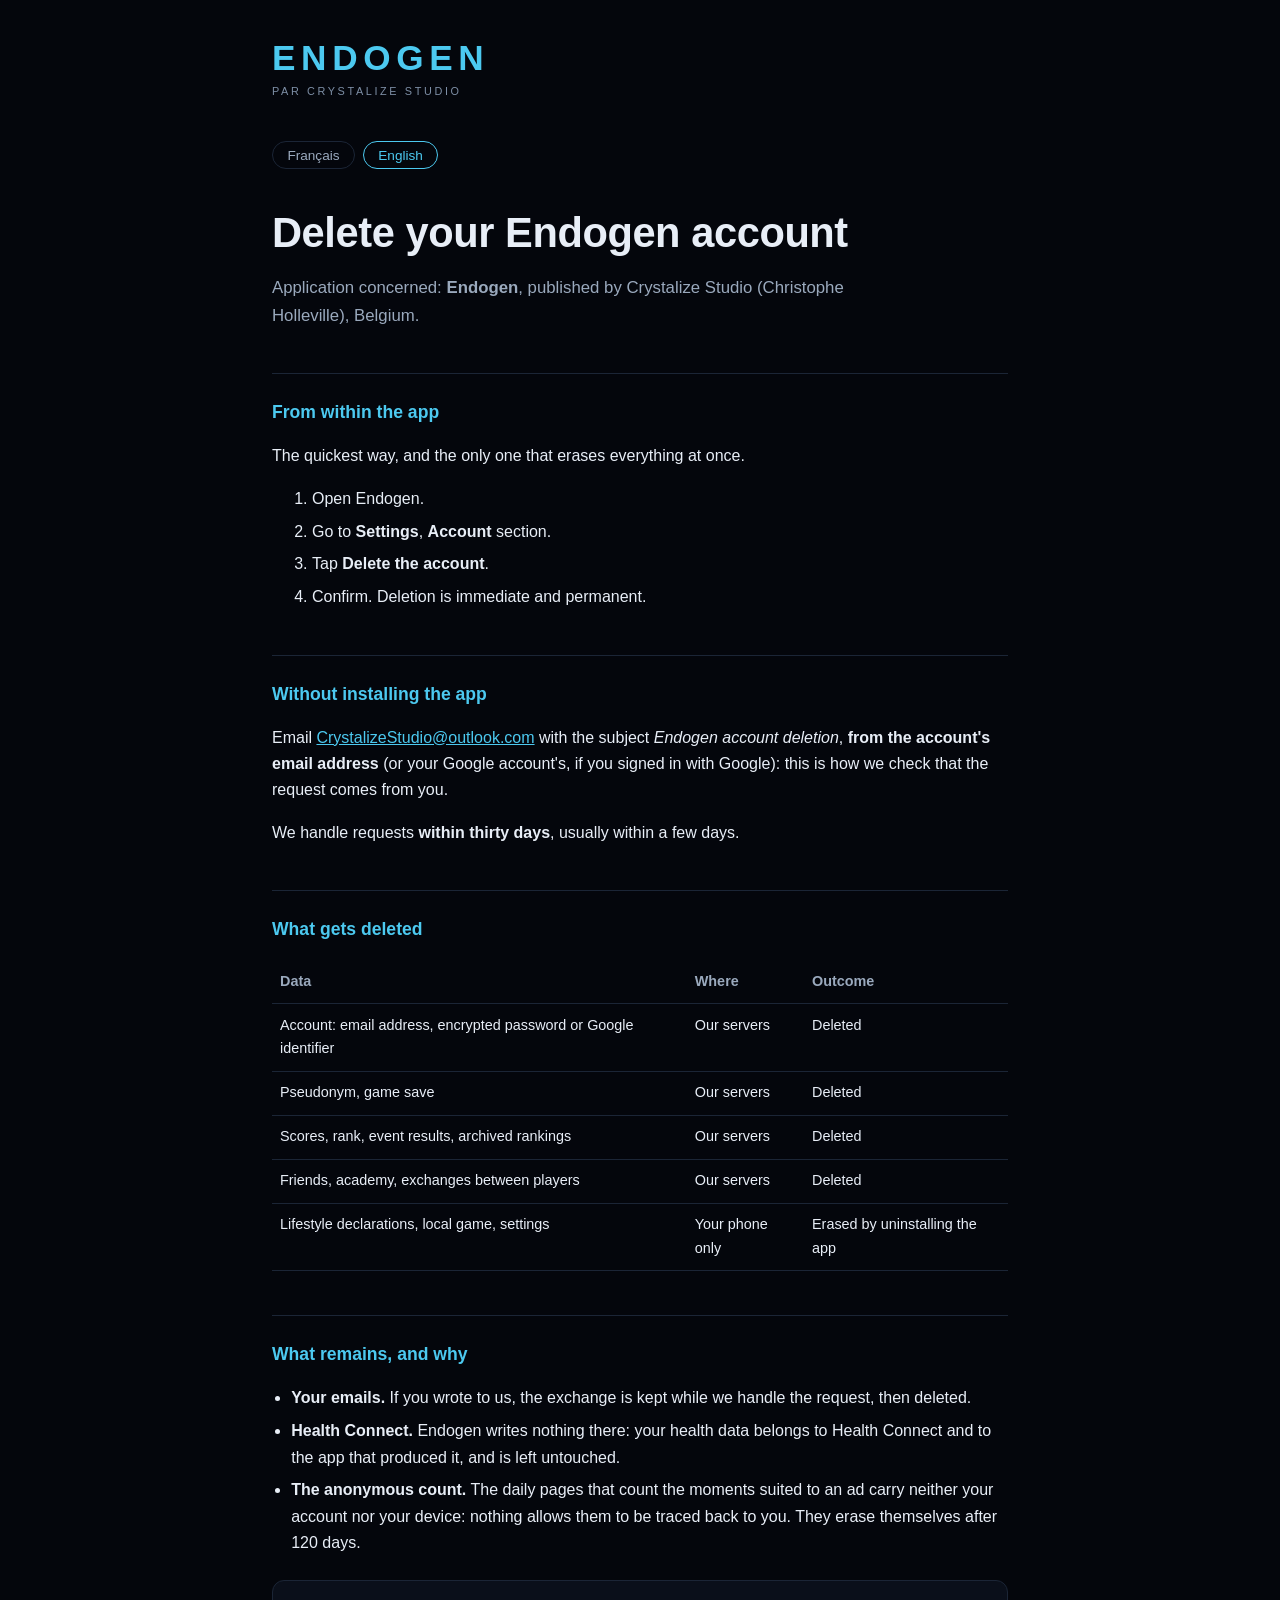
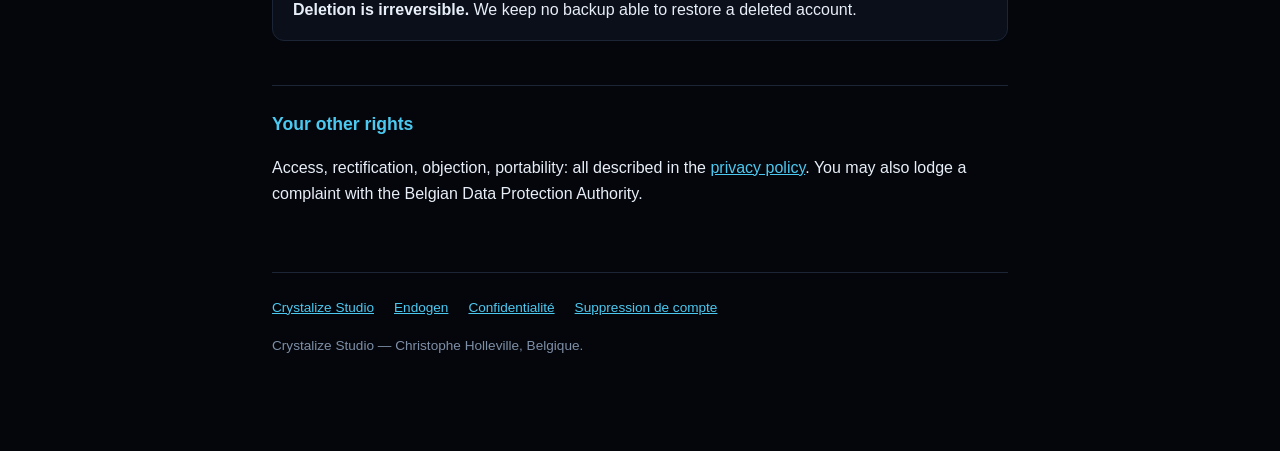
<file: endogen/suppression-compte/index.html>
<!doctype html>
<html lang="fr">
  <head>
    <meta charset="utf-8" />
    <meta name="viewport" content="width=device-width, initial-scale=1" />
    <title>Endogen — Supprimer son compte</title>
    <meta name="description" content="Comment supprimer votre compte Endogen et vos données, depuis l'application ou sans l'installer." />
    <link rel="stylesheet" href="/assets/site.css" />
  </head>
  <body>
    <main>
      <header class="bandeau">
        <div>
          <div class="bandeau__nom">Endogen</div>
          <a class="bandeau__editeur" href="/">par Crystalize Studio</a>
        </div>
      </header>

      <div class="langues">
        <button type="button" data-va="fr" aria-pressed="true">Français</button>
        <button type="button" data-va="en" aria-pressed="false">English</button>
      </div>

      <!-- ══════════════════ FRANÇAIS ══════════════════ -->
      <div data-langue="fr" class="actif">
        <h1>Supprimer son compte Endogen</h1>
        <p class="chapeau">
          Application concernée : <strong>Endogen</strong>, éditée par
          Crystalize Studio (Christophe Holleville), Belgique.
        </p>

        <h2>Depuis l'application</h2>
        <p>C'est la méthode la plus rapide, et la seule qui efface tout d'un coup.</p>
        <ol>
          <li>Ouvrez Endogen.</li>
          <li>Allez dans <strong>Réglages</strong>, section <strong>Compte</strong>.</li>
          <li>Touchez <strong>Supprimer le compte</strong>.</li>
          <li>Confirmez. L'effacement est immédiat et définitif.</li>
        </ol>

        <h2>Sans installer l'application</h2>
        <p>
          Écrivez à
          <a href="mailto:CrystalizeStudio@outlook.com?subject=Suppression%20du%20compte%20Endogen">CrystalizeStudio@outlook.com</a>
          avec pour objet <em>Suppression du compte Endogen</em>, <strong>depuis
          l'adresse e-mail du compte</strong> (ou celle de votre compte Google si
          vous vous connectiez avec Google) : c'est ce qui nous permet de vérifier
          que la demande vient bien de vous.
        </p>
        <p>
          Nous traitons la demande <strong>sous trente jours</strong>, et
          généralement sous quelques jours.
        </p>

        <h2>Ce qui est effacé</h2>
        <table>
          <thead>
            <tr><th>Donnée</th><th>Où</th><th>Devenir</th></tr>
          </thead>
          <tbody>
            <tr><td>Compte : adresse e-mail, mot de passe chiffré ou identifiant Google</td><td>Nos serveurs</td><td>Supprimé</td></tr>
            <tr><td>Pseudonyme, sauvegarde de la partie</td><td>Nos serveurs</td><td>Supprimés</td></tr>
            <tr><td>Scores, rang, résultats des événements, classements archivés</td><td>Nos serveurs</td><td>Supprimés</td></tr>
            <tr><td>Amis, académie, échanges entre joueurs</td><td>Nos serveurs</td><td>Supprimés</td></tr>
            <tr><td>Déclarations d'hygiène, partie locale, réglages</td><td>Votre téléphone uniquement</td><td>Effacés en désinstallant l'application</td></tr>
          </tbody>
        </table>

        <h2>Ce qui subsiste, et pourquoi</h2>
        <ul>
          <li>
            <strong>Vos e-mails.</strong> Si vous nous avez écrit, notre échange
            est conservé le temps de traiter la demande, puis supprimé.
          </li>
          <li>
            <strong>Health Connect.</strong> Endogen n'y écrit rien : vos données
            de santé appartiennent à Health Connect et à l'application qui les a
            produites, et ne sont pas touchées.
          </li>
          <li>
            <strong>Le comptage anonyme.</strong> Les pages quotidiennes qui
            comptent les moments propices à une publicité ne portent ni votre
            compte ni votre appareil : rien ne permet de les retrouver. Elles
            s'effacent d'elles-mêmes après 120 jours.
          </li>
        </ul>

        <div class="encadre">
          <p>
            <strong>La suppression est irréversible.</strong> Nous ne conservons
            aucune sauvegarde permettant de restaurer un compte effacé.
          </p>
        </div>

        <h2>Vos autres droits</h2>
        <p>
          Accès, rectification, opposition, portabilité : tout est décrit dans la
          <a href="/endogen/confidentialite/">politique de confidentialité</a>. Vous
          pouvez aussi introduire une réclamation auprès de l'Autorité de
          protection des données belge.
        </p>
      </div>

      <!-- ══════════════════ ENGLISH ══════════════════ -->
      <div data-langue="en">
        <h1>Delete your Endogen account</h1>
        <p class="chapeau">
          Application concerned: <strong>Endogen</strong>, published by
          Crystalize Studio (Christophe Holleville), Belgium.
        </p>

        <h2>From within the app</h2>
        <p>The quickest way, and the only one that erases everything at once.</p>
        <ol>
          <li>Open Endogen.</li>
          <li>Go to <strong>Settings</strong>, <strong>Account</strong> section.</li>
          <li>Tap <strong>Delete the account</strong>.</li>
          <li>Confirm. Deletion is immediate and permanent.</li>
        </ol>

        <h2>Without installing the app</h2>
        <p>
          Email
          <a href="mailto:CrystalizeStudio@outlook.com?subject=Endogen%20account%20deletion">CrystalizeStudio@outlook.com</a>
          with the subject <em>Endogen account deletion</em>, <strong>from the
          account's email address</strong> (or your Google account's, if you signed
          in with Google): this is how we check that the request comes from you.
        </p>
        <p>
          We handle requests <strong>within thirty days</strong>, usually within a
          few days.
        </p>

        <h2>What gets deleted</h2>
        <table>
          <thead>
            <tr><th>Data</th><th>Where</th><th>Outcome</th></tr>
          </thead>
          <tbody>
            <tr><td>Account: email address, encrypted password or Google identifier</td><td>Our servers</td><td>Deleted</td></tr>
            <tr><td>Pseudonym, game save</td><td>Our servers</td><td>Deleted</td></tr>
            <tr><td>Scores, rank, event results, archived rankings</td><td>Our servers</td><td>Deleted</td></tr>
            <tr><td>Friends, academy, exchanges between players</td><td>Our servers</td><td>Deleted</td></tr>
            <tr><td>Lifestyle declarations, local game, settings</td><td>Your phone only</td><td>Erased by uninstalling the app</td></tr>
          </tbody>
        </table>

        <h2>What remains, and why</h2>
        <ul>
          <li>
            <strong>Your emails.</strong> If you wrote to us, the exchange is kept
            while we handle the request, then deleted.
          </li>
          <li>
            <strong>Health Connect.</strong> Endogen writes nothing there: your
            health data belongs to Health Connect and to the app that produced it,
            and is left untouched.
          </li>
          <li>
            <strong>The anonymous count.</strong> The daily pages that count the
            moments suited to an ad carry neither your account nor your device:
            nothing allows them to be traced back to you. They erase themselves
            after 120 days.
          </li>
        </ul>

        <div class="encadre">
          <p>
            <strong>Deletion is irreversible.</strong> We keep no backup able to
            restore a deleted account.
          </p>
        </div>

        <h2>Your other rights</h2>
        <p>
          Access, rectification, objection, portability: all described in the
          <a href="/endogen/confidentialite/">privacy policy</a>. You may also
          lodge a complaint with the Belgian Data Protection Authority.
        </p>
      </div>
    </main>

    <footer>
      <nav>
        <a href="/">Crystalize Studio</a>
        <a href="/endogen/">Endogen</a>
        <a href="/endogen/confidentialite/">Confidentialité</a>
        <a href="/endogen/suppression-compte/">Suppression de compte</a>
      </nav>
      <p>Crystalize Studio — Christophe Holleville, Belgique.</p>
    </footer>

    <script>
      // Le sélecteur bascule l'affichage sans recharger : une page
      // unique reste plus simple à référencer dans le Play Console.
      const boutons = document.querySelectorAll('.langues button');
      boutons.forEach((bouton) => {
        bouton.addEventListener('click', () => {
          const choisie = bouton.dataset.va;
          boutons.forEach((b) =>
            b.setAttribute('aria-pressed', String(b.dataset.va === choisie)),
          );
          document.querySelectorAll('[data-langue]').forEach((bloc) => {
            bloc.classList.toggle('actif', bloc.dataset.langue === choisie);
          });
          document.documentElement.lang = choisie;
        });
      });
      if ((navigator.language || 'fr').slice(0, 2) === 'en') {
        document.querySelector('[data-va="en"]').click();
      }
    </script>
  </body>
</html>
</file>
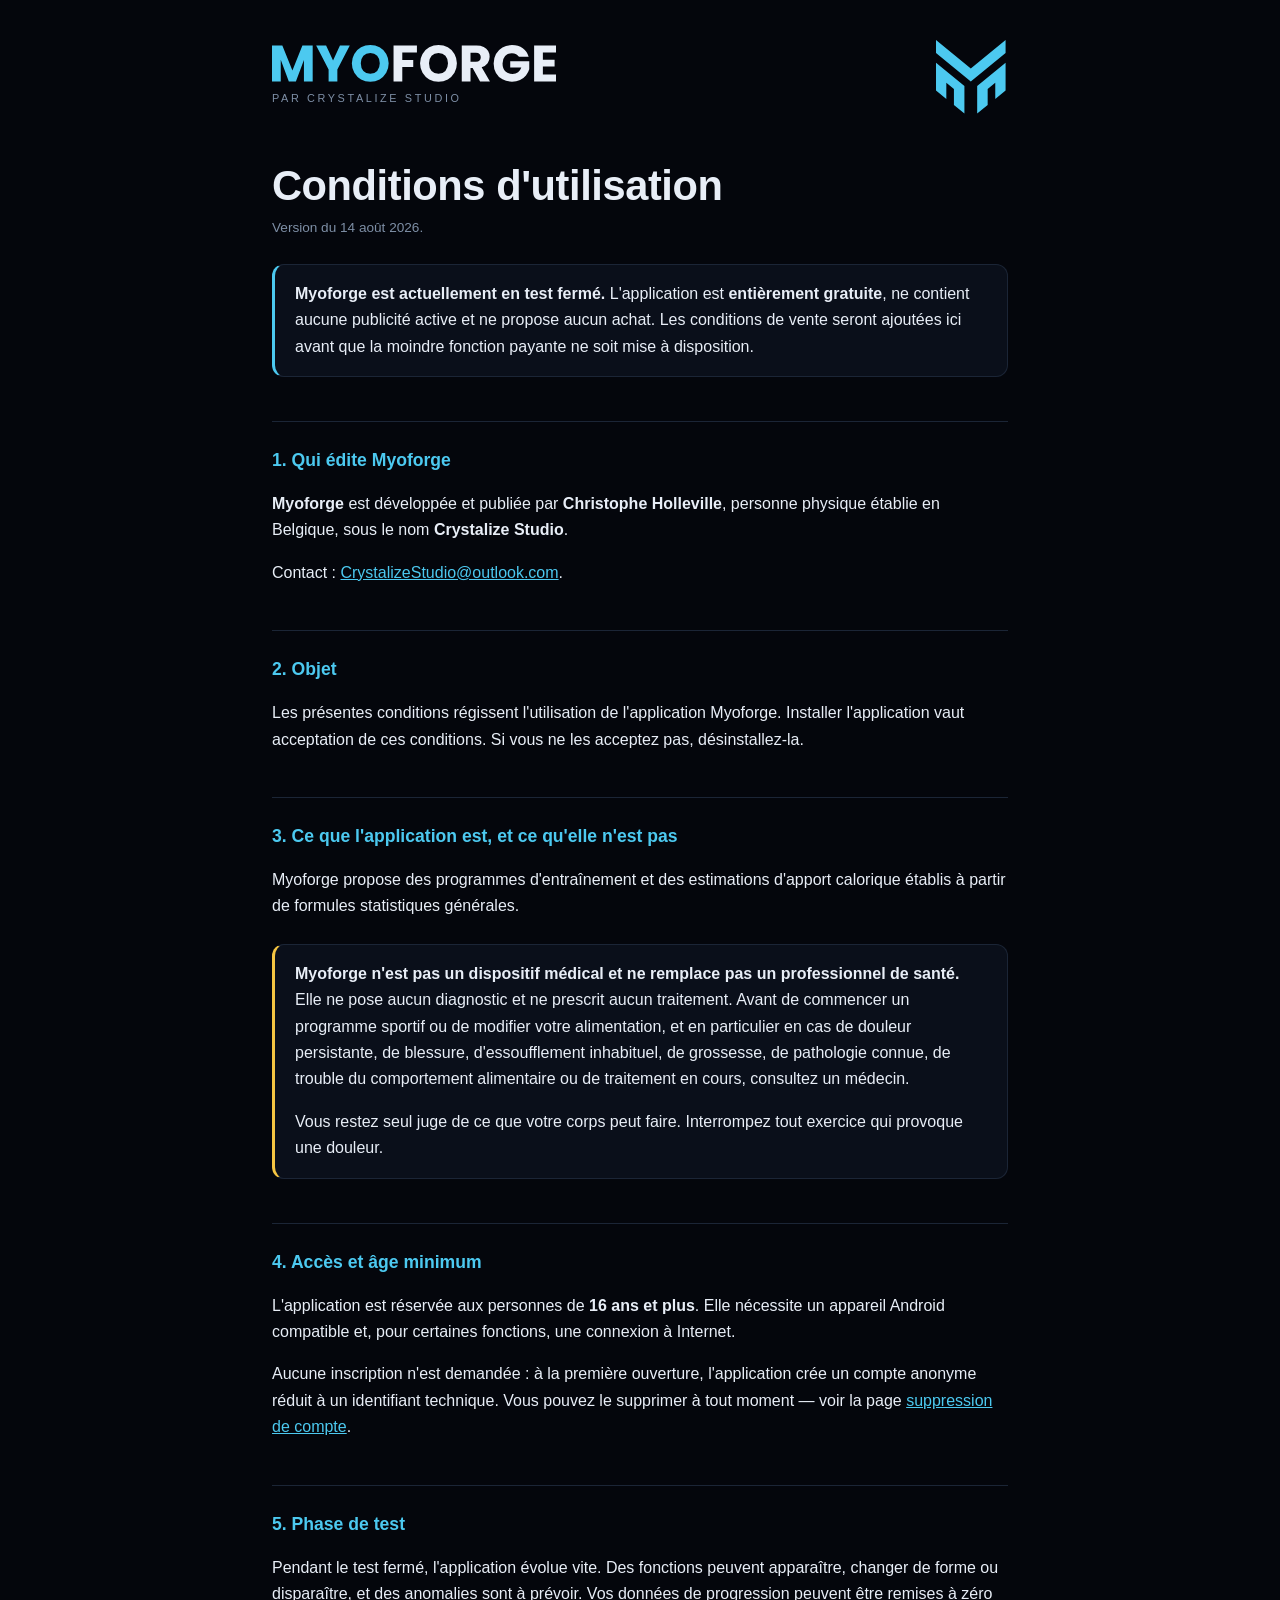
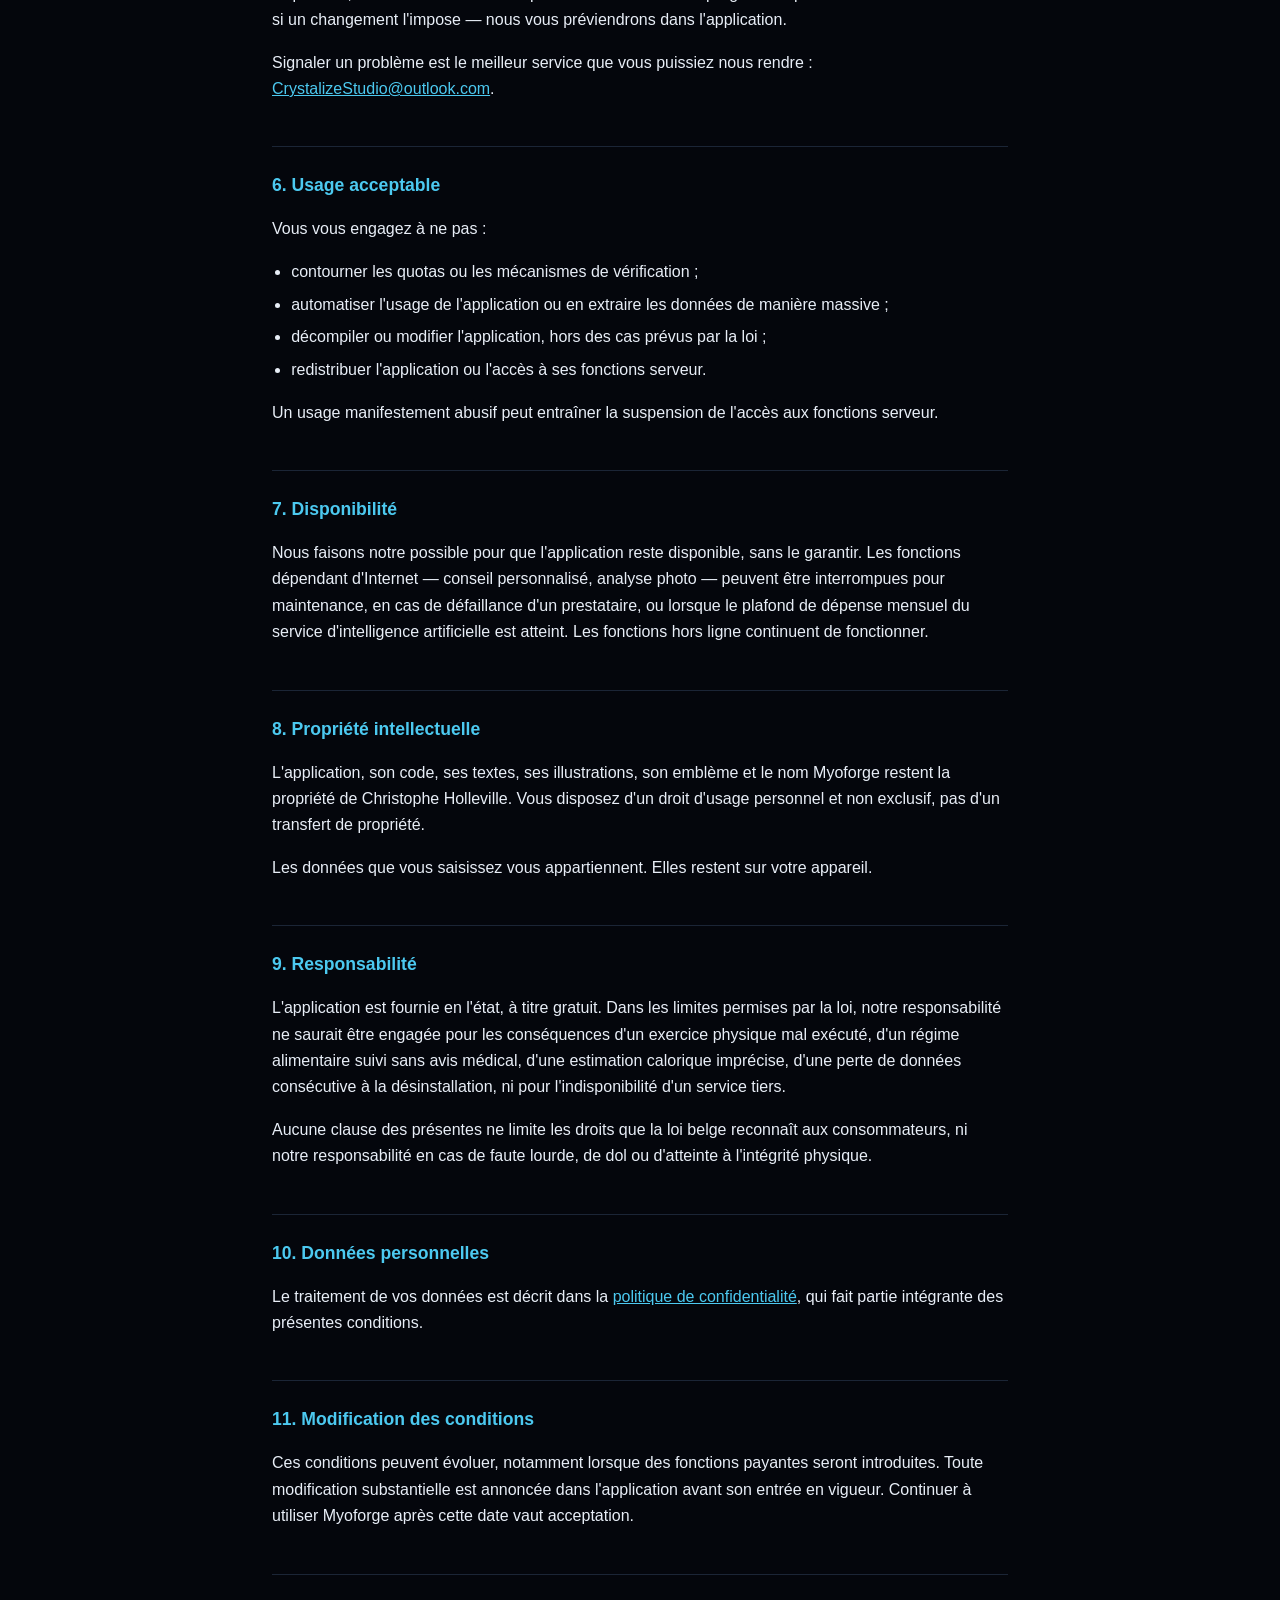
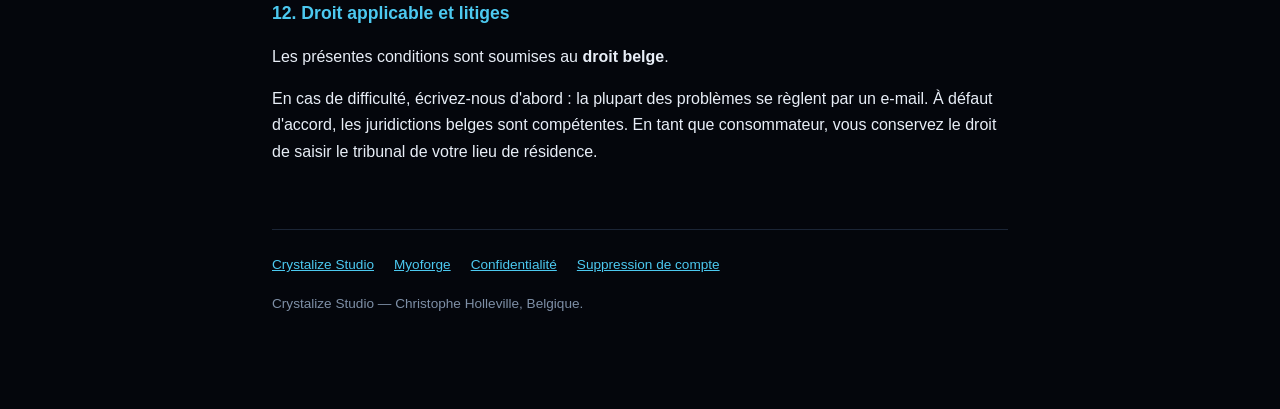
<file: myoforge/conditions/index.html>
<!doctype html>
<html lang="fr">
  <head>
    <meta charset="utf-8" />
    <meta name="viewport" content="width=device-width, initial-scale=1" />
    <title>Myoforge — Conditions d'utilisation</title>
    <meta name="description" content="Conditions d'utilisation de l'application Myoforge." />
    <link rel="stylesheet" href="/assets/site.css" />
  </head>
  <body>
    <main>
      <header class="bandeau">
        <div>
          <svg class="bandeau__mot bandeau__mot--myoforge" viewBox="0 0 772.18 100" role="img" aria-label="Myoforge">
            <path d="M82.61 1.39L110.57 1.39L110.57 99.03L86.79 99.03L86.79 40.47L64.95 99.03L45.76 99.03L23.78 40.33L23.78 99.03L0 99.03L0 1.39L28.09 1.39L55.49 68.98L82.61 1.39M184.70 1.39L211.40 1.39L177.61 66.76L177.61 99.03L153.82 99.03L153.82 66.76L120.03 1.39L147.01 1.39L165.92 42.28L184.70 1.39M267.18 100Q253.41 100 241.93 93.60Q230.46 87.20 223.71 75.73Q216.97 64.26 216.97 49.93Q216.97 35.61 223.71 24.20Q230.46 12.80 241.93 6.40Q253.41 0 267.18 0Q280.95 0 292.42 6.40Q303.89 12.80 310.50 24.20Q317.11 35.61 317.11 49.93Q317.11 64.26 310.43 75.73Q303.76 87.20 292.35 93.60Q280.95 100 267.18 100M267.18 78.30Q278.86 78.30 285.88 70.51Q292.91 62.73 292.91 49.93Q292.91 37 285.88 29.28Q278.86 21.56 267.18 21.56Q255.35 21.56 248.33 29.21Q241.31 36.86 241.31 49.93Q241.31 62.87 248.33 70.58Q255.35 78.30 267.18 78.30" fill="currentColor"/>
            <path d="M330.32 1.39L393.88 1.39L393.88 20.45L354.10 20.45L354.10 41.03L383.87 41.03L383.87 59.53L354.10 59.53L354.10 99.03L330.32 99.03L330.32 1.39M452.57 100Q438.80 100 427.33 93.60Q415.86 87.20 409.11 75.73Q402.36 64.26 402.36 49.93Q402.36 35.61 409.11 24.20Q415.86 12.80 427.33 6.40Q438.80 0 452.57 0Q466.34 0 477.82 6.40Q489.29 12.80 495.90 24.20Q502.50 35.61 502.50 49.93Q502.50 64.26 495.83 75.73Q489.15 87.20 477.75 93.60Q466.34 100 452.57 100M452.57 78.30Q464.26 78.30 471.28 70.51Q478.30 62.73 478.30 49.93Q478.30 37 471.28 29.28Q464.26 21.56 452.57 21.56Q440.75 21.56 433.73 29.21Q426.70 36.86 426.70 49.93Q426.70 62.87 433.73 70.58Q440.75 78.30 452.57 78.30M592.35 99.03L565.51 99.03L545.20 62.17L539.50 62.17L539.50 99.03L515.72 99.03L515.72 1.39L555.63 1.39Q567.18 1.39 575.31 5.42Q583.45 9.46 587.48 16.48Q591.52 23.50 591.52 32.13Q591.52 41.86 586.02 49.51Q580.53 57.16 569.82 60.36L592.35 99.03M539.50 21.14L539.50 45.34L554.24 45.34Q560.78 45.34 564.05 42.14Q567.32 38.94 567.32 33.10Q567.32 27.54 564.05 24.34Q560.78 21.14 554.24 21.14L539.50 21.14M697.50 32.27L671.21 32.27Q668.57 27.40 663.63 24.83Q658.69 22.25 652.02 22.25Q640.47 22.25 633.52 29.83Q626.56 37.41 626.56 50.07Q626.56 63.56 633.87 71.14Q641.17 78.72 653.96 78.72Q662.73 78.72 668.78 74.27Q674.83 69.82 677.61 61.47L647.43 61.47L647.43 43.95L699.17 43.95L699.17 66.06Q696.52 74.97 690.19 82.61Q683.87 90.26 674.13 94.99Q664.39 99.72 652.16 99.72Q637.69 99.72 626.36 93.39Q615.02 87.07 608.69 75.80Q602.36 64.53 602.36 50.07Q602.36 35.61 608.69 24.27Q615.02 12.93 626.29 6.61Q637.55 0.28 652.02 0.28Q669.54 0.28 681.57 8.76Q693.60 17.25 697.50 32.27M772.18 20.45L736.16 20.45L736.16 40.19L768.01 40.19L768.01 58.55L736.16 58.55L736.16 79.97L772.18 79.97L772.18 99.03L712.38 99.03L712.38 1.39L772.18 1.39" fill="var(--texte)"/>
          </svg>
          <a class="bandeau__editeur" href="/">par Crystalize Studio</a>
        </div>
        <svg class="bandeau__marque embleme-myoforge" viewBox="0 0 100 100" aria-hidden="true">
          <path d="M2.73 0 L50 38.74 L97.27 0 L97.27 17.7 L50 56.44 L2.73 17.7 Z" fill="currentColor"/>
          <path d="M2.73 31 L41.33 62.64 L41.33 100 L27.08 88.32 L27.08 66.63 L16.75 58.16 L16.75 80.13 L2.73 68.65 Z" fill="currentColor"/>
          <path d="M97.27 31 L58.67 62.64 L58.67 100 L72.92 88.32 L72.92 66.63 L83.25 58.16 L83.25 80.13 L97.27 68.65 Z" fill="currentColor"/>
        </svg>
      </header>

      <h1>Conditions d'utilisation</h1>
      <p class="maj">Version du 14 août 2026.</p>

      <div class="encadre encadre--accent">
        <p>
          <strong>Myoforge est actuellement en test fermé.</strong>
          L'application est <strong>entièrement gratuite</strong>, ne contient
          aucune publicité active et ne propose aucun achat. Les conditions de
          vente seront ajoutées ici avant que la moindre fonction payante ne
          soit mise à disposition.
        </p>
      </div>

      <h2>1. Qui édite Myoforge</h2>
      <p>
        <strong>Myoforge</strong> est développée et publiée par
        <strong>Christophe Holleville</strong>, personne physique établie en
        Belgique, sous le nom <strong>Crystalize Studio</strong>.
      </p>
      <p>
        Contact :
        <a href="mailto:CrystalizeStudio@outlook.com">CrystalizeStudio@outlook.com</a>.
      </p>

      <h2>2. Objet</h2>
      <p>
        Les présentes conditions régissent l'utilisation de l'application
        Myoforge. Installer l'application vaut acceptation de ces conditions.
        Si vous ne les acceptez pas, désinstallez-la.
      </p>

      <h2>3. Ce que l'application est, et ce qu'elle n'est pas</h2>
      <p>
        Myoforge propose des programmes d'entraînement et des estimations
        d'apport calorique établis à partir de formules statistiques générales.
      </p>
      <div class="encadre encadre--alerte">
        <p>
          <strong>Myoforge n'est pas un dispositif médical et ne remplace pas
          un professionnel de santé.</strong> Elle ne pose aucun diagnostic et
          ne prescrit aucun traitement. Avant de commencer un programme sportif
          ou de modifier votre alimentation, et en particulier en cas de
          douleur persistante, de blessure, d'essoufflement inhabituel, de
          grossesse, de pathologie connue, de trouble du comportement
          alimentaire ou de traitement en cours, consultez un médecin.
        </p>
        <p>
          Vous restez seul juge de ce que votre corps peut faire. Interrompez
          tout exercice qui provoque une douleur.
        </p>
      </div>

      <h2>4. Accès et âge minimum</h2>
      <p>
        L'application est réservée aux personnes de <strong>16 ans et
        plus</strong>. Elle nécessite un appareil Android compatible et, pour
        certaines fonctions, une connexion à Internet.
      </p>
      <p>
        Aucune inscription n'est demandée : à la première ouverture,
        l'application crée un compte anonyme réduit à un identifiant technique.
        Vous pouvez le supprimer à tout moment — voir la page
        <a href="/myoforge/suppression-compte/">suppression de compte</a>.
      </p>

      <h2>5. Phase de test</h2>
      <p>
        Pendant le test fermé, l'application évolue vite. Des fonctions peuvent
        apparaître, changer de forme ou disparaître, et des anomalies sont à
        prévoir. Vos données de progression peuvent être remises à zéro si un
        changement l'impose — nous vous préviendrons dans l'application.
      </p>
      <p>
        Signaler un problème est le meilleur service que vous puissiez nous
        rendre :
        <a href="mailto:CrystalizeStudio@outlook.com">CrystalizeStudio@outlook.com</a>.
      </p>

      <h2>6. Usage acceptable</h2>
      <p>Vous vous engagez à ne pas :</p>
      <ul>
        <li>contourner les quotas ou les mécanismes de vérification ;</li>
        <li>automatiser l'usage de l'application ou en extraire les données de manière massive ;</li>
        <li>décompiler ou modifier l'application, hors des cas prévus par la loi ;</li>
        <li>redistribuer l'application ou l'accès à ses fonctions serveur.</li>
      </ul>
      <p>
        Un usage manifestement abusif peut entraîner la suspension de l'accès
        aux fonctions serveur.
      </p>

      <h2>7. Disponibilité</h2>
      <p>
        Nous faisons notre possible pour que l'application reste disponible,
        sans le garantir. Les fonctions dépendant d'Internet — conseil
        personnalisé, analyse photo — peuvent être interrompues pour
        maintenance, en cas de défaillance d'un prestataire, ou lorsque le
        plafond de dépense mensuel du service d'intelligence artificielle est
        atteint. Les fonctions hors ligne continuent de fonctionner.
      </p>

      <h2>8. Propriété intellectuelle</h2>
      <p>
        L'application, son code, ses textes, ses illustrations, son emblème et
        le nom Myoforge restent la propriété de Christophe Holleville. Vous
        disposez d'un droit d'usage personnel et non exclusif, pas d'un
        transfert de propriété.
      </p>
      <p>
        Les données que vous saisissez vous appartiennent. Elles restent sur
        votre appareil.
      </p>

      <h2>9. Responsabilité</h2>
      <p>
        L'application est fournie en l'état, à titre gratuit. Dans les limites
        permises par la loi, notre responsabilité ne saurait être engagée pour
        les conséquences d'un exercice physique mal exécuté, d'un régime
        alimentaire suivi sans avis médical, d'une estimation calorique
        imprécise, d'une perte de données consécutive à la désinstallation, ni
        pour l'indisponibilité d'un service tiers.
      </p>
      <p>
        Aucune clause des présentes ne limite les droits que la loi belge
        reconnaît aux consommateurs, ni notre responsabilité en cas de faute
        lourde, de dol ou d'atteinte à l'intégrité physique.
      </p>

      <h2>10. Données personnelles</h2>
      <p>
        Le traitement de vos données est décrit dans la
        <a href="/myoforge/confidentialite/">politique de confidentialité</a>,
        qui fait partie intégrante des présentes conditions.
      </p>

      <h2>11. Modification des conditions</h2>
      <p>
        Ces conditions peuvent évoluer, notamment lorsque des fonctions payantes
        seront introduites. Toute modification substantielle est annoncée dans
        l'application avant son entrée en vigueur. Continuer à utiliser
        Myoforge après cette date vaut acceptation.
      </p>

      <h2>12. Droit applicable et litiges</h2>
      <p>
        Les présentes conditions sont soumises au <strong>droit belge</strong>.
      </p>
      <p>
        En cas de difficulté, écrivez-nous d'abord : la plupart des problèmes se
        règlent par un e-mail. À défaut d'accord, les juridictions belges sont
        compétentes. En tant que consommateur, vous conservez le droit de saisir
        le tribunal de votre lieu de résidence.
      </p>
    </main>

    <footer>
      <nav>
        <a href="/">Crystalize Studio</a>
        <a href="/myoforge/">Myoforge</a>
        <a href="/myoforge/confidentialite/">Confidentialité</a>
        <a href="/myoforge/suppression-compte/">Suppression de compte</a>
      </nav>
      <p>Crystalize Studio — Christophe Holleville, Belgique.</p>
    </footer>
  </body>
</html>
</file>
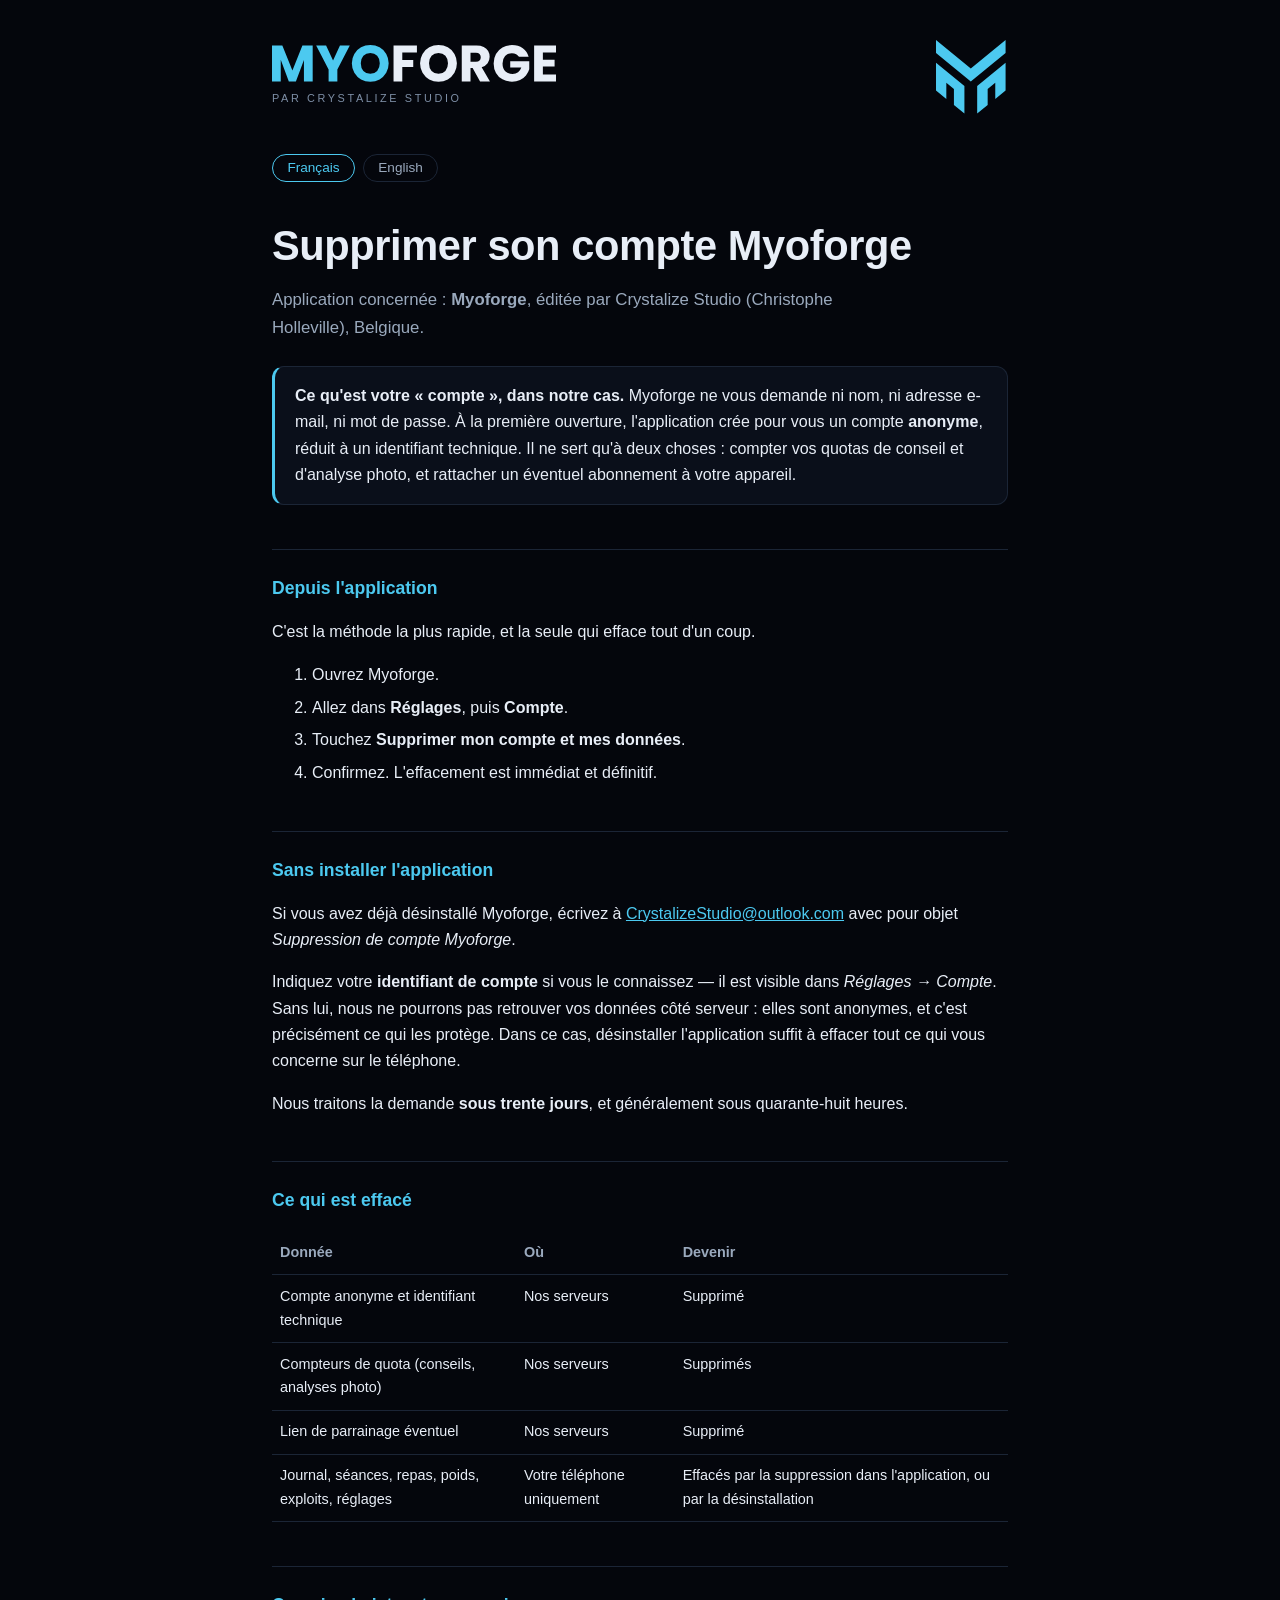
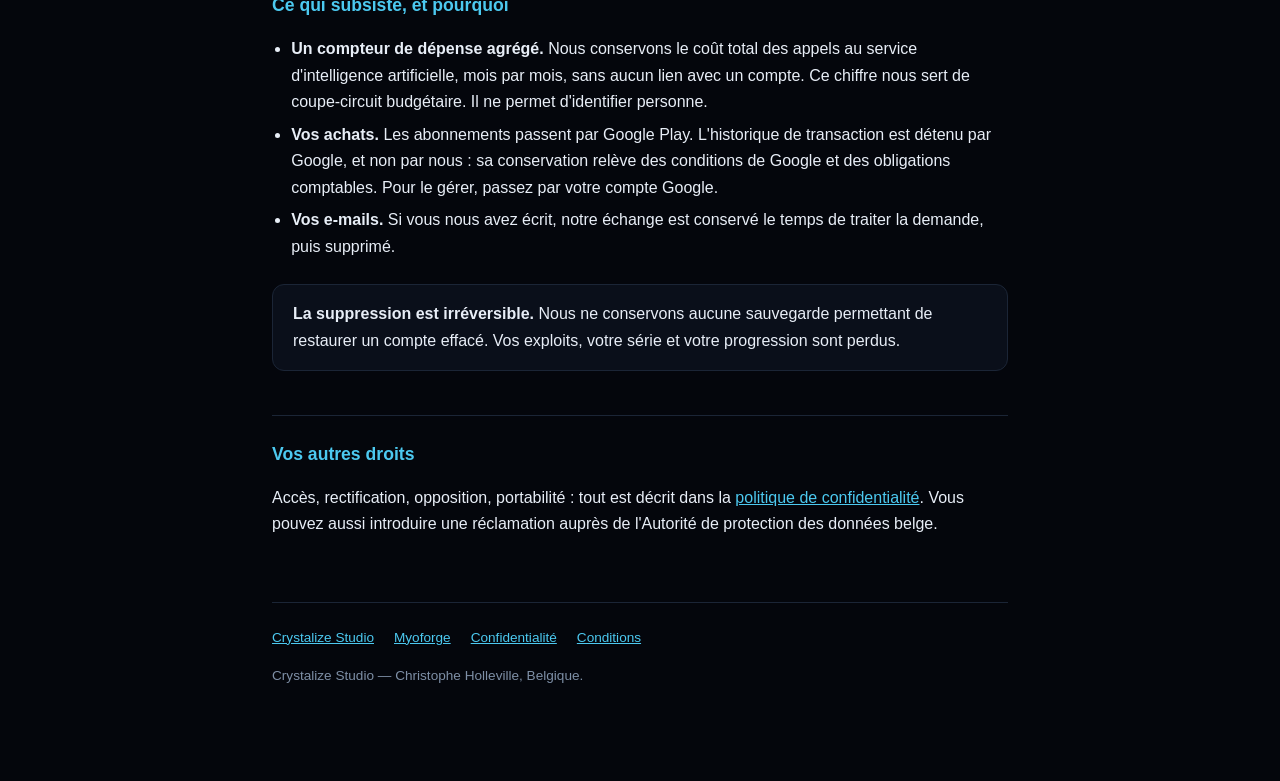
<file: myoforge/suppression-compte/index.html>
<!doctype html>
<html lang="fr">
  <head>
    <meta charset="utf-8" />
    <meta name="viewport" content="width=device-width, initial-scale=1" />
    <title>Myoforge — Supprimer son compte</title>
    <meta name="description" content="Comment supprimer votre compte Myoforge et vos données, depuis l'application ou sans l'installer." />
    <link rel="stylesheet" href="/assets/site.css" />
  </head>
  <body>
    <main>
      <header class="bandeau">
        <div>
          <svg class="bandeau__mot bandeau__mot--myoforge" viewBox="0 0 772.18 100" role="img" aria-label="Myoforge">
            <path d="M82.61 1.39L110.57 1.39L110.57 99.03L86.79 99.03L86.79 40.47L64.95 99.03L45.76 99.03L23.78 40.33L23.78 99.03L0 99.03L0 1.39L28.09 1.39L55.49 68.98L82.61 1.39M184.70 1.39L211.40 1.39L177.61 66.76L177.61 99.03L153.82 99.03L153.82 66.76L120.03 1.39L147.01 1.39L165.92 42.28L184.70 1.39M267.18 100Q253.41 100 241.93 93.60Q230.46 87.20 223.71 75.73Q216.97 64.26 216.97 49.93Q216.97 35.61 223.71 24.20Q230.46 12.80 241.93 6.40Q253.41 0 267.18 0Q280.95 0 292.42 6.40Q303.89 12.80 310.50 24.20Q317.11 35.61 317.11 49.93Q317.11 64.26 310.43 75.73Q303.76 87.20 292.35 93.60Q280.95 100 267.18 100M267.18 78.30Q278.86 78.30 285.88 70.51Q292.91 62.73 292.91 49.93Q292.91 37 285.88 29.28Q278.86 21.56 267.18 21.56Q255.35 21.56 248.33 29.21Q241.31 36.86 241.31 49.93Q241.31 62.87 248.33 70.58Q255.35 78.30 267.18 78.30" fill="currentColor"/>
            <path d="M330.32 1.39L393.88 1.39L393.88 20.45L354.10 20.45L354.10 41.03L383.87 41.03L383.87 59.53L354.10 59.53L354.10 99.03L330.32 99.03L330.32 1.39M452.57 100Q438.80 100 427.33 93.60Q415.86 87.20 409.11 75.73Q402.36 64.26 402.36 49.93Q402.36 35.61 409.11 24.20Q415.86 12.80 427.33 6.40Q438.80 0 452.57 0Q466.34 0 477.82 6.40Q489.29 12.80 495.90 24.20Q502.50 35.61 502.50 49.93Q502.50 64.26 495.83 75.73Q489.15 87.20 477.75 93.60Q466.34 100 452.57 100M452.57 78.30Q464.26 78.30 471.28 70.51Q478.30 62.73 478.30 49.93Q478.30 37 471.28 29.28Q464.26 21.56 452.57 21.56Q440.75 21.56 433.73 29.21Q426.70 36.86 426.70 49.93Q426.70 62.87 433.73 70.58Q440.75 78.30 452.57 78.30M592.35 99.03L565.51 99.03L545.20 62.17L539.50 62.17L539.50 99.03L515.72 99.03L515.72 1.39L555.63 1.39Q567.18 1.39 575.31 5.42Q583.45 9.46 587.48 16.48Q591.52 23.50 591.52 32.13Q591.52 41.86 586.02 49.51Q580.53 57.16 569.82 60.36L592.35 99.03M539.50 21.14L539.50 45.34L554.24 45.34Q560.78 45.34 564.05 42.14Q567.32 38.94 567.32 33.10Q567.32 27.54 564.05 24.34Q560.78 21.14 554.24 21.14L539.50 21.14M697.50 32.27L671.21 32.27Q668.57 27.40 663.63 24.83Q658.69 22.25 652.02 22.25Q640.47 22.25 633.52 29.83Q626.56 37.41 626.56 50.07Q626.56 63.56 633.87 71.14Q641.17 78.72 653.96 78.72Q662.73 78.72 668.78 74.27Q674.83 69.82 677.61 61.47L647.43 61.47L647.43 43.95L699.17 43.95L699.17 66.06Q696.52 74.97 690.19 82.61Q683.87 90.26 674.13 94.99Q664.39 99.72 652.16 99.72Q637.69 99.72 626.36 93.39Q615.02 87.07 608.69 75.80Q602.36 64.53 602.36 50.07Q602.36 35.61 608.69 24.27Q615.02 12.93 626.29 6.61Q637.55 0.28 652.02 0.28Q669.54 0.28 681.57 8.76Q693.60 17.25 697.50 32.27M772.18 20.45L736.16 20.45L736.16 40.19L768.01 40.19L768.01 58.55L736.16 58.55L736.16 79.97L772.18 79.97L772.18 99.03L712.38 99.03L712.38 1.39L772.18 1.39" fill="var(--texte)"/>
          </svg>
          <a class="bandeau__editeur" href="/">par Crystalize Studio</a>
        </div>
        <svg class="bandeau__marque embleme-myoforge" viewBox="0 0 100 100" aria-hidden="true">
          <path d="M2.73 0 L50 38.74 L97.27 0 L97.27 17.7 L50 56.44 L2.73 17.7 Z" fill="currentColor"/>
          <path d="M2.73 31 L41.33 62.64 L41.33 100 L27.08 88.32 L27.08 66.63 L16.75 58.16 L16.75 80.13 L2.73 68.65 Z" fill="currentColor"/>
          <path d="M97.27 31 L58.67 62.64 L58.67 100 L72.92 88.32 L72.92 66.63 L83.25 58.16 L83.25 80.13 L97.27 68.65 Z" fill="currentColor"/>
        </svg>
      </header>

      <div class="langues">
        <button type="button" data-va="fr" aria-pressed="true">Français</button>
        <button type="button" data-va="en" aria-pressed="false">English</button>
      </div>

      <!-- ══════════════════ FRANÇAIS ══════════════════ -->
      <div data-langue="fr" class="actif">
        <h1>Supprimer son compte Myoforge</h1>
        <p class="chapeau">
          Application concernée : <strong>Myoforge</strong>, éditée par
          Crystalize Studio (Christophe Holleville), Belgique.
        </p>

        <div class="encadre encadre--accent">
          <p>
            <strong>Ce qu'est votre « compte », dans notre cas.</strong>
            Myoforge ne vous demande ni nom, ni adresse e-mail, ni mot de
            passe. À la première ouverture, l'application crée pour vous un
            compte <strong>anonyme</strong>, réduit à un identifiant technique.
            Il ne sert qu'à deux choses : compter vos quotas de conseil et
            d'analyse photo, et rattacher un éventuel abonnement à votre
            appareil.
          </p>
        </div>

        <h2>Depuis l'application</h2>
        <p>
          C'est la méthode la plus rapide, et la seule qui efface tout d'un
          coup.
        </p>
        <ol>
          <li>Ouvrez Myoforge.</li>
          <li>Allez dans <strong>Réglages</strong>, puis <strong>Compte</strong>.</li>
          <li>Touchez <strong>Supprimer mon compte et mes données</strong>.</li>
          <li>Confirmez. L'effacement est immédiat et définitif.</li>
        </ol>

        <h2>Sans installer l'application</h2>
        <p>
          Si vous avez déjà désinstallé Myoforge, écrivez à
          <a href="mailto:CrystalizeStudio@outlook.com?subject=Suppression%20de%20compte%20Myoforge">CrystalizeStudio@outlook.com</a>
          avec pour objet <em>Suppression de compte Myoforge</em>.
        </p>
        <p>
          Indiquez votre <strong>identifiant de compte</strong> si vous le
          connaissez — il est visible dans <em>Réglages → Compte</em>. Sans lui,
          nous ne pourrons pas retrouver vos données côté serveur : elles sont
          anonymes, et c'est précisément ce qui les protège. Dans ce cas,
          désinstaller l'application suffit à effacer tout ce qui vous concerne
          sur le téléphone.
        </p>
        <p>
          Nous traitons la demande <strong>sous trente jours</strong>, et
          généralement sous quarante-huit heures.
        </p>

        <h2>Ce qui est effacé</h2>
        <table>
          <thead>
            <tr><th>Donnée</th><th>Où</th><th>Devenir</th></tr>
          </thead>
          <tbody>
            <tr>
              <td>Compte anonyme et identifiant technique</td>
              <td>Nos serveurs</td>
              <td>Supprimé</td>
            </tr>
            <tr>
              <td>Compteurs de quota (conseils, analyses photo)</td>
              <td>Nos serveurs</td>
              <td>Supprimés</td>
            </tr>
            <tr>
              <td>Lien de parrainage éventuel</td>
              <td>Nos serveurs</td>
              <td>Supprimé</td>
            </tr>
            <tr>
              <td>Journal, séances, repas, poids, exploits, réglages</td>
              <td>Votre téléphone uniquement</td>
              <td>Effacés par la suppression dans l'application, ou par la désinstallation</td>
            </tr>
          </tbody>
        </table>

        <h2>Ce qui subsiste, et pourquoi</h2>
        <ul>
          <li>
            <strong>Un compteur de dépense agrégé.</strong> Nous conservons le
            coût total des appels au service d'intelligence artificielle, mois
            par mois, sans aucun lien avec un compte. Ce chiffre nous sert de
            coupe-circuit budgétaire. Il ne permet d'identifier personne.
          </li>
          <li>
            <strong>Vos achats.</strong> Les abonnements passent par Google
            Play. L'historique de transaction est détenu par Google, et non par
            nous : sa conservation relève des conditions de Google et des
            obligations comptables. Pour le gérer, passez par votre compte
            Google.
          </li>
          <li>
            <strong>Vos e-mails.</strong> Si vous nous avez écrit, notre échange
            est conservé le temps de traiter la demande, puis supprimé.
          </li>
        </ul>

        <div class="encadre">
          <p>
            <strong>La suppression est irréversible.</strong> Nous ne conservons
            aucune sauvegarde permettant de restaurer un compte effacé. Vos
            exploits, votre série et votre progression sont perdus.
          </p>
        </div>

        <h2>Vos autres droits</h2>
        <p>
          Accès, rectification, opposition, portabilité : tout est décrit dans
          la <a href="/myoforge/confidentialite/">politique de
          confidentialité</a>. Vous pouvez aussi introduire une réclamation
          auprès de l'Autorité de protection des données belge.
        </p>
      </div>

      <!-- ══════════════════ ENGLISH ══════════════════ -->
      <div data-langue="en">
        <h1>Delete your Myoforge account</h1>
        <p class="chapeau">
          Application concerned: <strong>Myoforge</strong>, published by
          Crystalize Studio (Christophe Holleville), Belgium.
        </p>

        <div class="encadre encadre--accent">
          <p>
            <strong>What your “account” actually is.</strong> Myoforge asks for
            no name, no email address and no password. On first launch, the app
            creates an <strong>anonymous</strong> account for you, reduced to a
            technical identifier. It serves two purposes only: counting your
            advice and photo-analysis quotas, and attaching a possible
            subscription to your device.
          </p>
        </div>

        <h2>From within the app</h2>
        <ol>
          <li>Open Myoforge.</li>
          <li>Go to <strong>Settings</strong>, then <strong>Account</strong>.</li>
          <li>Tap <strong>Delete my account and my data</strong>.</li>
          <li>Confirm. Deletion is immediate and permanent.</li>
        </ol>

        <h2>Without installing the app</h2>
        <p>
          If you have already uninstalled Myoforge, email
          <a href="mailto:CrystalizeStudio@outlook.com?subject=Myoforge%20account%20deletion">CrystalizeStudio@outlook.com</a>
          with the subject <em>Myoforge account deletion</em>.
        </p>
        <p>
          Include your <strong>account identifier</strong> if you know it — it is
          shown under <em>Settings → Account</em>. Without it we cannot locate
          your server-side data: it is anonymous, which is exactly what protects
          it. In that case, uninstalling the app is enough to erase everything
          concerning you on the phone.
        </p>
        <p>
          We handle requests <strong>within thirty days</strong>, usually within
          forty-eight hours.
        </p>

        <h2>What gets deleted</h2>
        <table>
          <thead>
            <tr><th>Data</th><th>Where</th><th>Outcome</th></tr>
          </thead>
          <tbody>
            <tr><td>Anonymous account and technical identifier</td><td>Our servers</td><td>Deleted</td></tr>
            <tr><td>Quota counters (advice, photo analyses)</td><td>Our servers</td><td>Deleted</td></tr>
            <tr><td>Referral link, if any</td><td>Our servers</td><td>Deleted</td></tr>
            <tr><td>Journal, workouts, meals, weight, achievements, settings</td><td>Your phone only</td><td>Erased by in-app deletion, or by uninstalling</td></tr>
          </tbody>
        </table>

        <h2>What remains, and why</h2>
        <ul>
          <li>
            <strong>An aggregated spending counter.</strong> We keep the total
            monthly cost of calls to the AI service, with no link to any
            account. It acts as our budget circuit breaker and identifies no one.
          </li>
          <li>
            <strong>Your purchases.</strong> Subscriptions go through Google
            Play. Transaction history is held by Google, not by us; its
            retention is governed by Google's terms and by accounting
            obligations. Manage it from your Google account.
          </li>
          <li>
            <strong>Your emails.</strong> If you wrote to us, the exchange is
            kept for as long as it takes to handle the request, then deleted.
          </li>
        </ul>

        <div class="encadre">
          <p>
            <strong>Deletion is irreversible.</strong> We keep no backup able to
            restore a deleted account. Your achievements, streak and progress
            are lost.
          </p>
        </div>

        <h2>Your other rights</h2>
        <p>
          Access, rectification, objection, portability: all described in the
          <a href="/myoforge/confidentialite/">privacy policy</a>. You may also
          lodge a complaint with the Belgian Data Protection Authority.
        </p>
      </div>
    </main>

    <footer>
      <nav>
        <a href="/">Crystalize Studio</a>
        <a href="/myoforge/">Myoforge</a>
        <a href="/myoforge/confidentialite/">Confidentialité</a>
        <a href="/myoforge/conditions/">Conditions</a>
      </nav>
      <p>Crystalize Studio — Christophe Holleville, Belgique.</p>
    </footer>

    <script>
      // Le sélecteur bascule l'affichage sans recharger : une page
      // unique reste plus simple à référencer dans le Play Console.
      const boutons = document.querySelectorAll('.langues button');
      boutons.forEach((bouton) => {
        bouton.addEventListener('click', () => {
          const choisie = bouton.dataset.va;
          boutons.forEach((b) =>
            b.setAttribute('aria-pressed', String(b.dataset.va === choisie)),
          );
          document.querySelectorAll('[data-langue]').forEach((bloc) => {
            bloc.classList.toggle('actif', bloc.dataset.langue === choisie);
          });
          document.documentElement.lang = choisie;
        });
      });
    </script>
  </body>
</html>
</file>
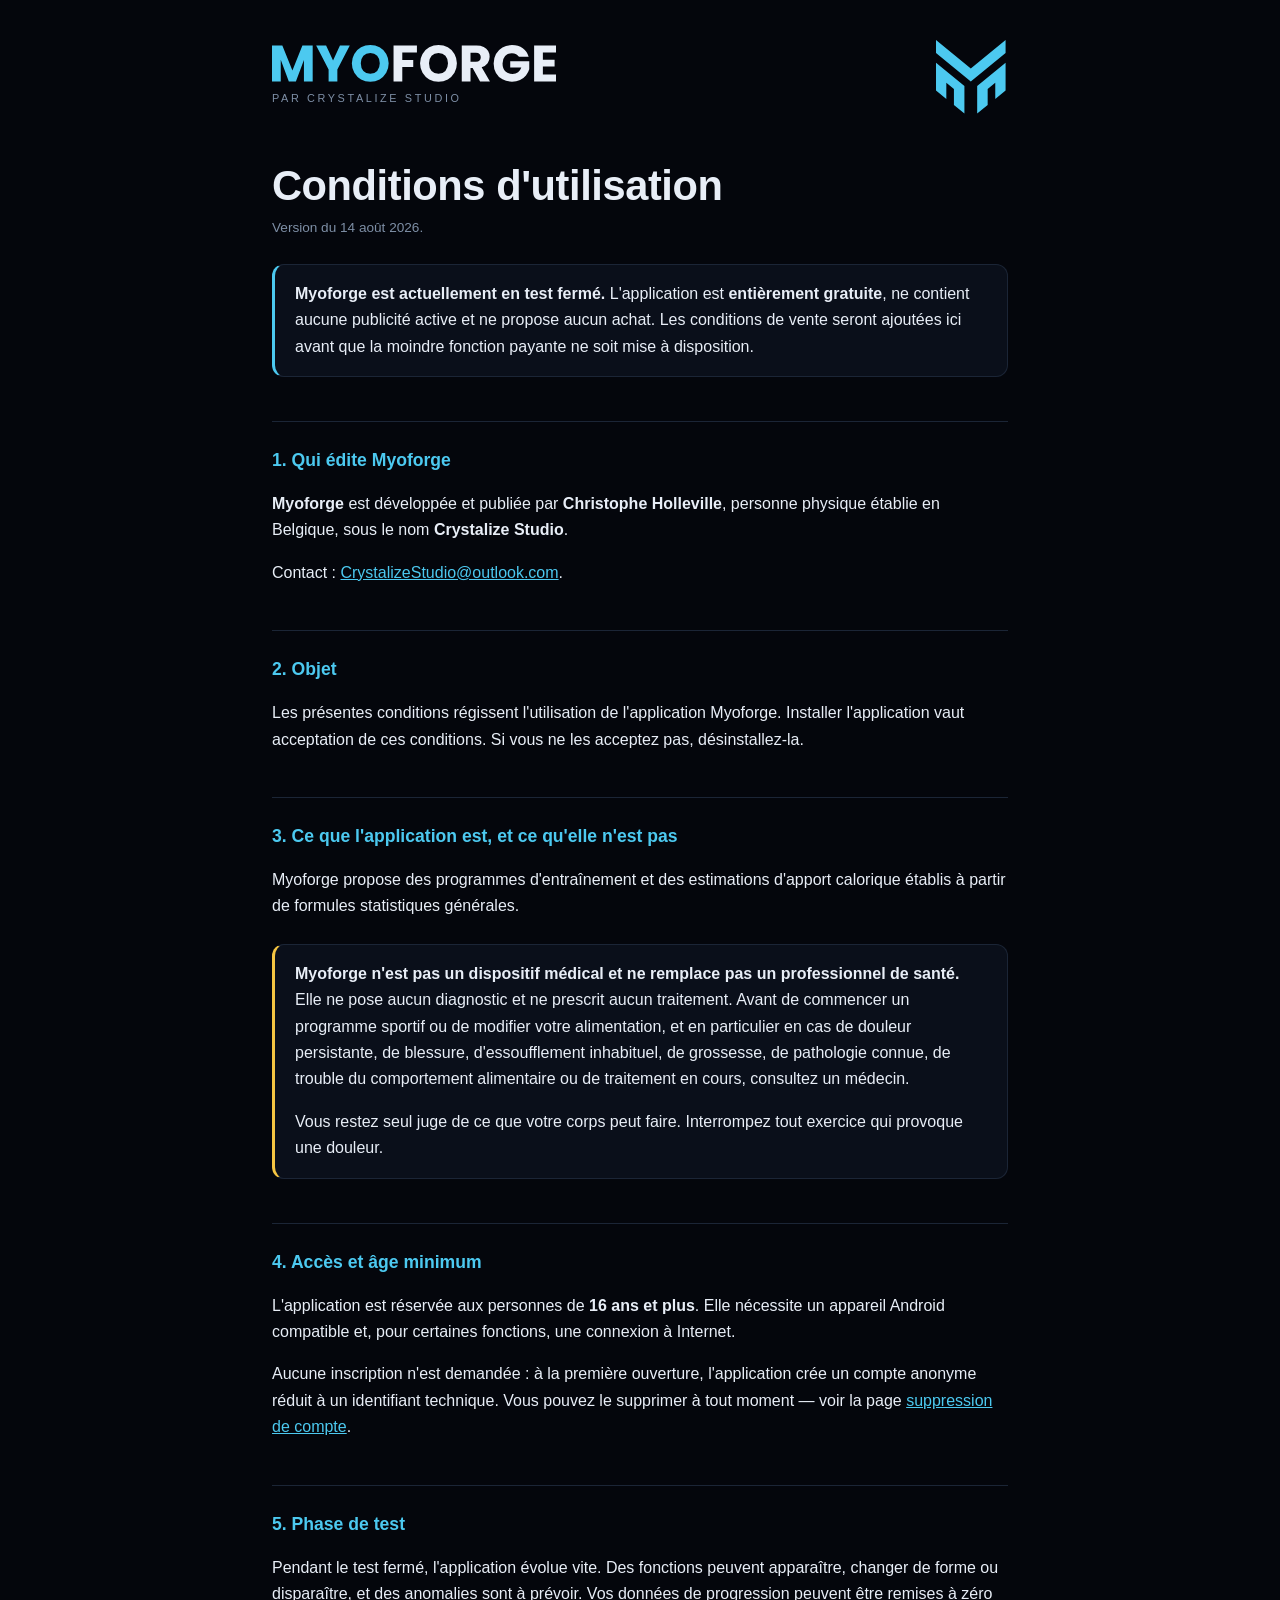
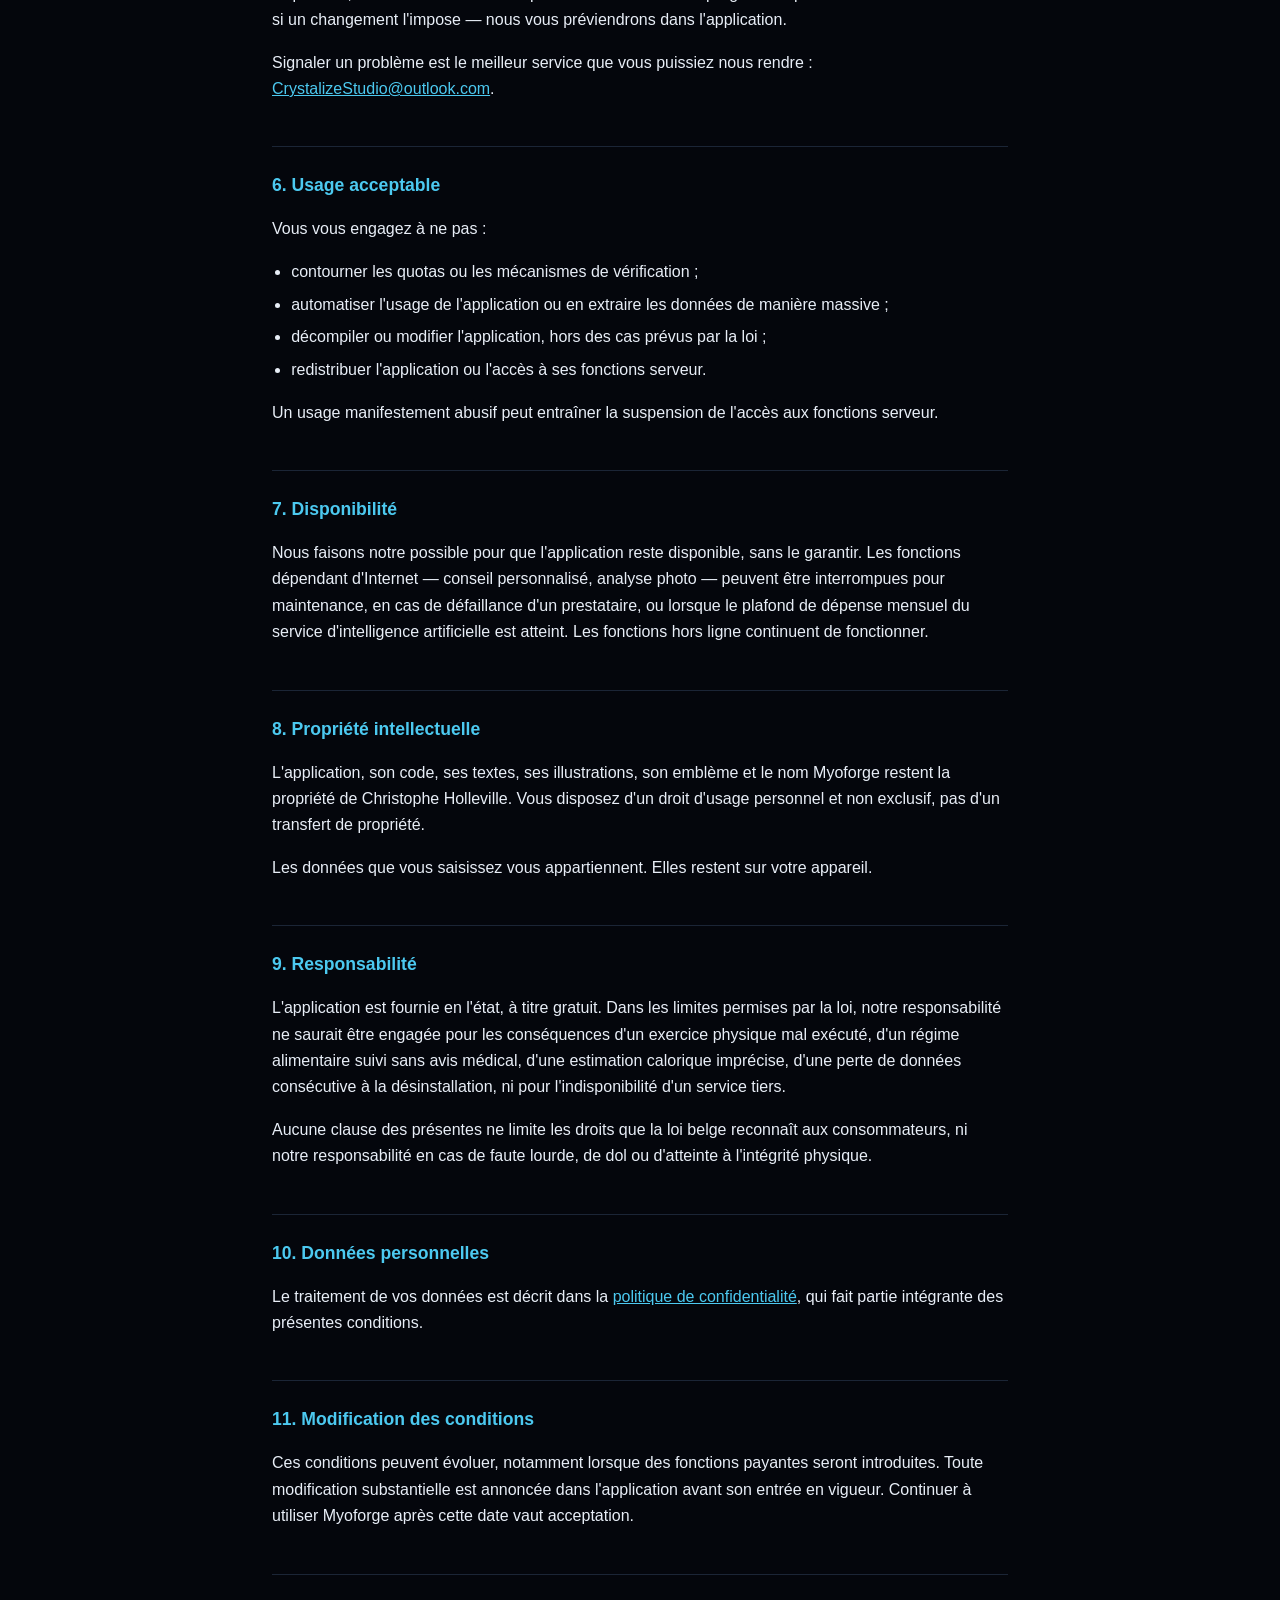
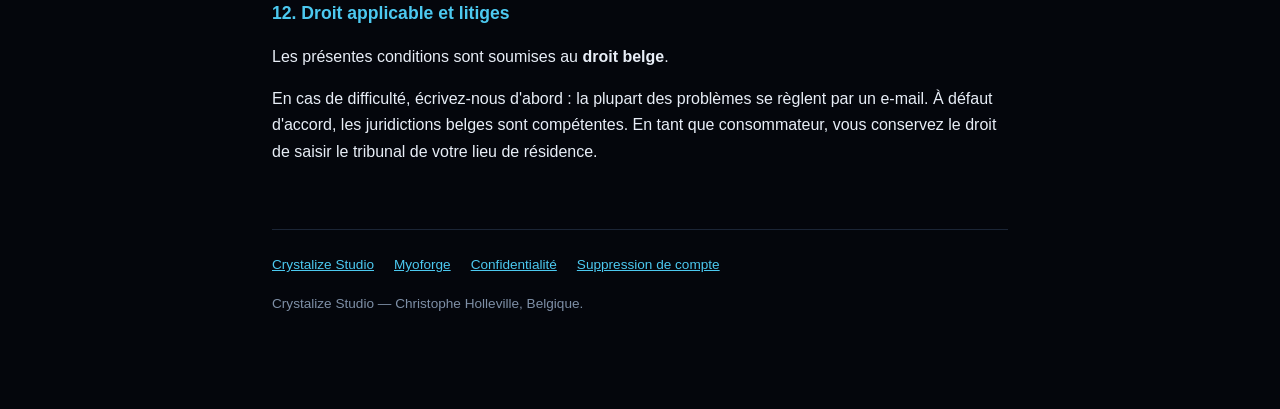
<file: synaptika/conditions/index.html>
<!doctype html>
<html lang="fr">
  <head>
    <meta charset="utf-8" />
    <!--
      L'application s'appelait Synaptika. Ces adresses ont ete publiees —
      dans une version installee, dans un lien envoye — et une adresse
      publiee ne doit jamais tomber dans le vide. Elles restent donc, et ne
      font plus qu'une chose : conduire au bon endroit.
    -->
    <meta http-equiv="refresh" content="0; url=/myoforge/conditions/" />
    <link rel="canonical" href="https://crystalizestudio.com/myoforge/conditions/" />
    <meta name="robots" content="noindex" />
    <title>Myoforge</title>
  </head>
  <body>
    <p>Synaptika s'appelle desormais <a href="/myoforge/conditions/">Myoforge</a>.</p>
  </body>
</html>
</file>
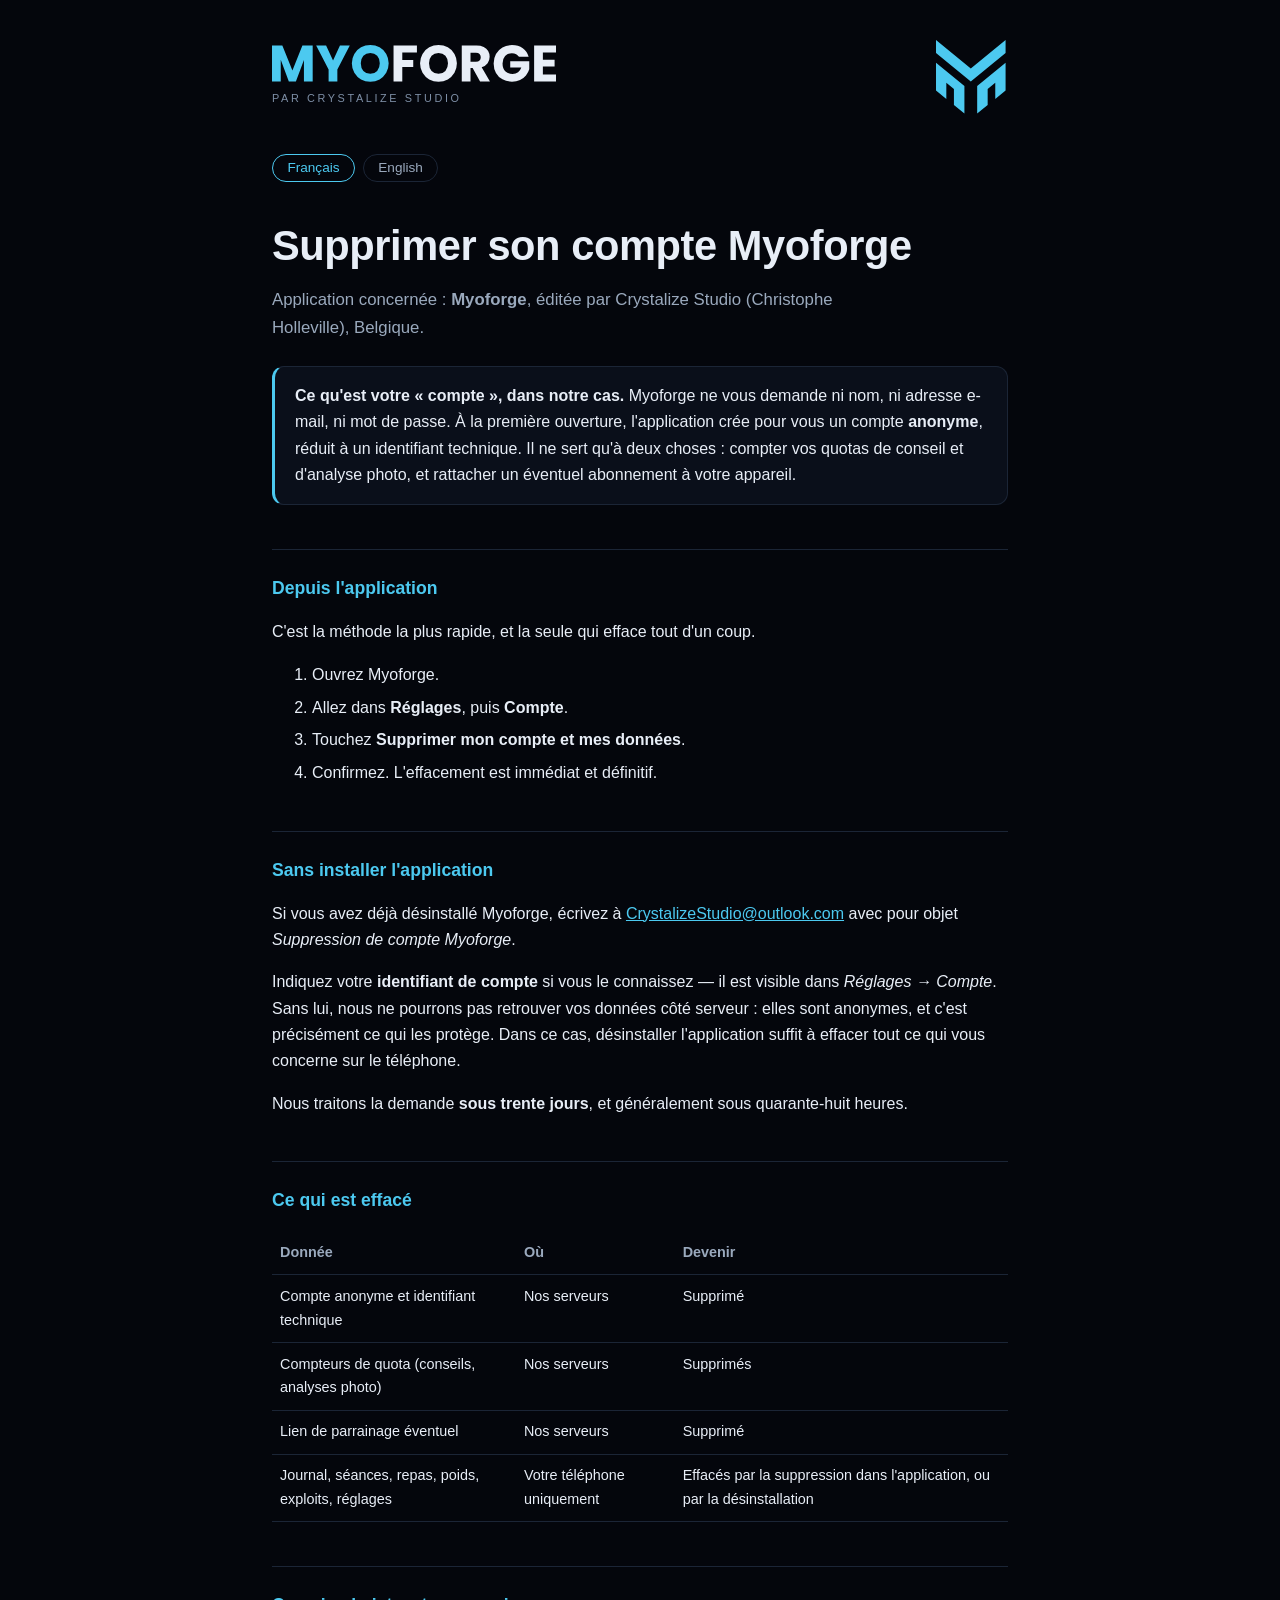
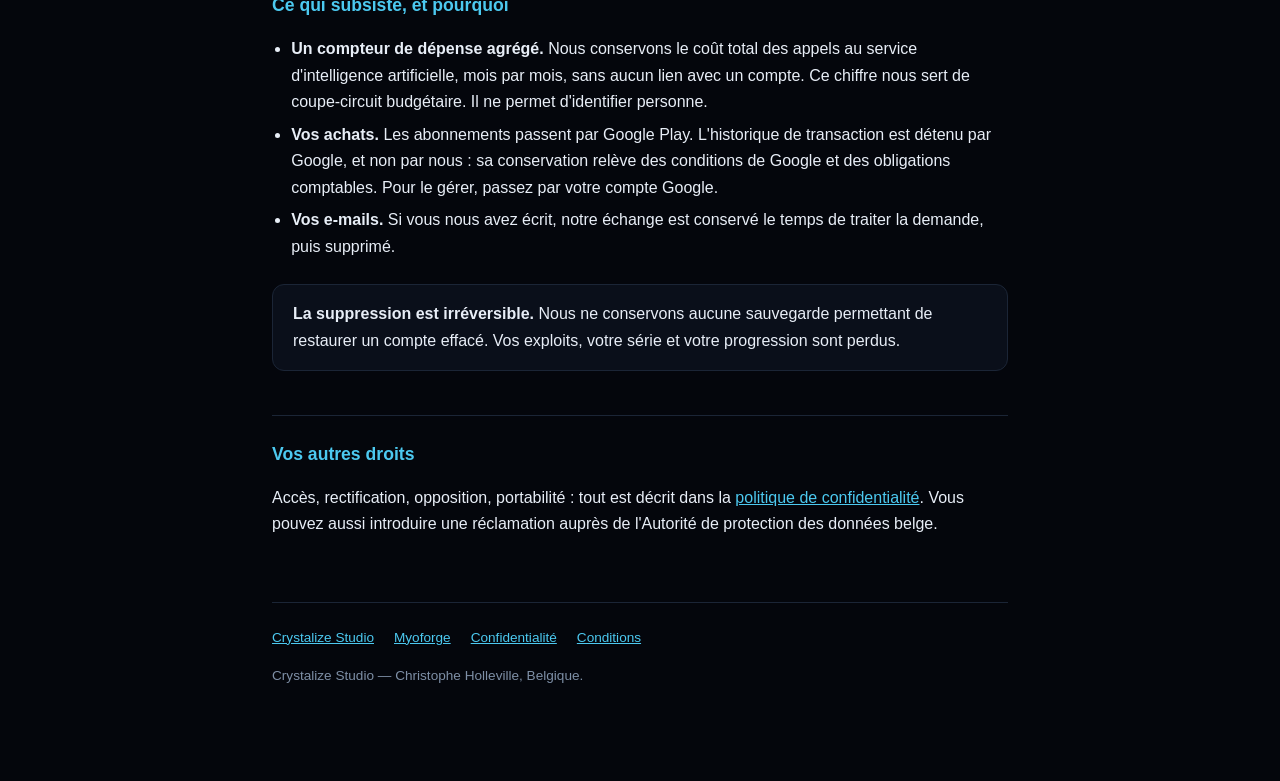
<file: synaptika/suppression-compte/index.html>
<!doctype html>
<html lang="fr">
  <head>
    <meta charset="utf-8" />
    <!--
      L'application s'appelait Synaptika. Ces adresses ont ete publiees —
      dans une version installee, dans un lien envoye — et une adresse
      publiee ne doit jamais tomber dans le vide. Elles restent donc, et ne
      font plus qu'une chose : conduire au bon endroit.
    -->
    <meta http-equiv="refresh" content="0; url=/myoforge/suppression-compte/" />
    <link rel="canonical" href="https://crystalizestudio.com/myoforge/suppression-compte/" />
    <meta name="robots" content="noindex" />
    <title>Myoforge</title>
  </head>
  <body>
    <p>Synaptika s'appelle desormais <a href="/myoforge/suppression-compte/">Myoforge</a>.</p>
  </body>
</html>
</file>
<file: assets/site.css>
/* Crystalize Studio — feuille de style commune.
   Les couleurs sont celles de l'application Myoforge (thème azur
   sombre), pour que le site et le produit ne se contredisent pas. */

:root {
  --fond: #04060c;
  --panneau: #0a0f1a;
  --panneau-eleve: #111b2e;
  --texte: #e8eef7;
  --doux: #9aa9bd;
  --faible: #7e8fa6;
  --accent: #4cc9f0;
  --bordure: #1b2536;
  --bordure-vive: #33507a;
  --succes: #3ddc97;
  --alerte: #f5c542;
}

* { box-sizing: border-box; }

body {
  margin: 0;
  padding: 0 1.25rem 5rem;
  background: var(--fond);
  color: var(--texte);
  font-family: -apple-system, BlinkMacSystemFont, 'Segoe UI', Roboto, sans-serif;
  line-height: 1.65;
  -webkit-font-smoothing: antialiased;
}

main { max-width: 46rem; margin: 0 auto; }

a { color: var(--accent); }
a:hover { text-decoration: none; }

/* ── Emblème ─────────────────────────────────────────────────── */

/* Deux marques distinctes, et il ne faut pas les confondre : le cristal
   est celle du studio, la synapse celle de l'application. */
.embleme { width: 2.4rem; height: 2.4rem; flex: none; }

/* Les tracés de la synapse portent leurs propres remplissages — vif en
   `currentColor`, ombres en noir — parce que l'emblème est taillé et non
   colorié. Une règle `fill` ici écraserait les facettes. */
.embleme-myoforge { width: 3.4rem; height: 3.4rem; flex: none; color: var(--accent); }

.titre-produit { display: flex; align-items: center; gap: 1rem; margin-top: 2.5rem; }
.titre-produit h1 { margin: 0; }

/* ── Le bandeau de tête ───────────────────────────────────────────
   Le nom à gauche, la marque à droite : la disposition de la bannière
   du Play Console, pour que le studio se présente partout pareil. */

.bandeau {
  display: flex;
  align-items: center;
  justify-content: space-between;
  gap: 1.5rem;
  padding: 2.5rem 0 0.5rem;
  color: var(--accent);
  text-decoration: none;
}

.bandeau__mot { max-width: min(19rem, 58vw); height: auto; }

/* Le mot-symbole de Myoforge est un trace, pas une image : il est deux fois
   plus allonge que celui de Crystalize (7,7 contre 4,2), et la meme largeur
   maximale le rendrait deux fois plus court. On le cale donc sur sa HAUTEUR,
   celle qu avait le nom en texte. */
.bandeau__mot--myoforge {
  max-width: min(22rem, 66vw);
  height: clamp(1.6rem, 6.2vw, 2.3rem);
  width: auto;
  display: block;
}
.bandeau__marque { height: clamp(3.4rem, 11vw, 4.6rem); width: auto; flex: none; }

/* L'icone d'une application garde les coins arrondis de son lanceur. */
.bandeau__icone { border-radius: 22%; }

/* Le nom d'un produit, quand aucune image de marque n'existe pour lui. */
.bandeau__nom {
  font-size: clamp(1.5rem, 6vw, 2.2rem);
  letter-spacing: 0.16em;
  text-transform: uppercase;
  font-weight: 600;
  color: var(--accent);
  line-height: 1;
}
.bandeau__editeur {
  display: block;
  margin-top: 0.5rem;
  font-size: 0.68rem;
  letter-spacing: 0.24em;
  text-transform: uppercase;
  color: var(--faible);
  text-decoration: none;
}
.bandeau__editeur:hover { color: var(--doux); }

/* ── Titres ──────────────────────────────────────────────────── */

h1 {
  font-size: clamp(1.8rem, 5vw, 2.6rem);
  line-height: 1.15;
  letter-spacing: -0.01em;
  margin: 2.5rem 0 0.5rem;
}
h2 {
  font-size: 1.1rem;
  margin-top: 2.75rem;
  padding-top: 1.5rem;
  border-top: 1px solid var(--bordure);
  color: var(--accent);
}
h3 { font-size: 0.95rem; margin-top: 1.75rem; }

.chapeau { color: var(--doux); font-size: 1.05rem; max-width: 38rem; }
.maj { color: var(--faible); font-size: 0.85rem; margin-top: 0; }

/* ── Blocs ───────────────────────────────────────────────────── */

.encadre {
  background: var(--panneau);
  border: 1px solid var(--bordure);
  border-radius: 0.75rem;
  padding: 1rem 1.25rem;
  margin: 1.5rem 0;
}
.encadre--alerte { border-left: 3px solid var(--alerte); }
.encadre--accent { border-left: 3px solid var(--accent); }
.encadre p:first-child { margin-top: 0; }
.encadre p:last-child { margin-bottom: 0; }

.cartes { display: grid; gap: 1rem; margin: 2rem 0; }
@media (min-width: 40rem) { .cartes { grid-template-columns: 1fr 1fr; } }

.carte {
  display: block;
  background: var(--panneau);
  border: 1px solid var(--bordure);
  border-radius: 0.9rem;
  padding: 1.25rem;
  text-decoration: none;
  color: inherit;
  transition: border-color 0.15s, transform 0.15s;
}
.carte:hover { border-color: var(--bordure-vive); transform: translateY(-2px); }
.carte h3 { margin: 0 0 0.35rem; color: var(--accent); font-size: 1.05rem; }
.carte p { margin: 0; color: var(--doux); font-size: 0.9rem; }
.carte__accroche { color: var(--texte) !important; margin-bottom: 0.5rem !important; }

table { width: 100%; border-collapse: collapse; margin: 1rem 0; font-size: 0.9rem; }
th, td {
  text-align: left;
  padding: 0.6rem 0.5rem;
  border-bottom: 1px solid var(--bordure);
  vertical-align: top;
}
th { color: var(--doux); font-weight: 600; }

ul { padding-left: 1.2rem; }
li { margin: 0.4rem 0; }

code {
  background: var(--panneau);
  padding: 0.1rem 0.35rem;
  border-radius: 0.25rem;
  font-size: 0.9em;
}

/* ── Pied ────────────────────────────────────────────────────── */

footer {
  max-width: 46rem;
  margin: 4rem auto 0;
  padding-top: 1.5rem;
  border-top: 1px solid var(--bordure);
  color: var(--faible);
  font-size: 0.85rem;
}
footer nav { display: flex; flex-wrap: wrap; gap: 1.25rem; margin-bottom: 1rem; }

/* Une ligne par application, son nom en tete : deux « Confidentialite »
   cote a cote ne diraient pas de quelle application ils parlent. */
footer nav.pied-produit { margin-bottom: 0.6rem; gap: 0.4rem 1.25rem; }
footer nav.pied-produit a:first-child { font-weight: 600; }
footer nav.pied-produit:last-of-type { margin-bottom: 1rem; }

/* ── Sélecteur de langue ─────────────────────────────────────── */

.langues { display: flex; gap: 0.5rem; margin: 2rem 0; }
.langues button {
  background: transparent;
  border: 1px solid var(--bordure);
  color: var(--doux);
  border-radius: 999px;
  padding: 0.35rem 0.9rem;
  cursor: pointer;
  font-size: 0.85rem;
}
.langues button[aria-pressed='true'] { border-color: var(--accent); color: var(--accent); }
[data-langue] { display: none; }
[data-langue].actif { display: block; }
</file>
